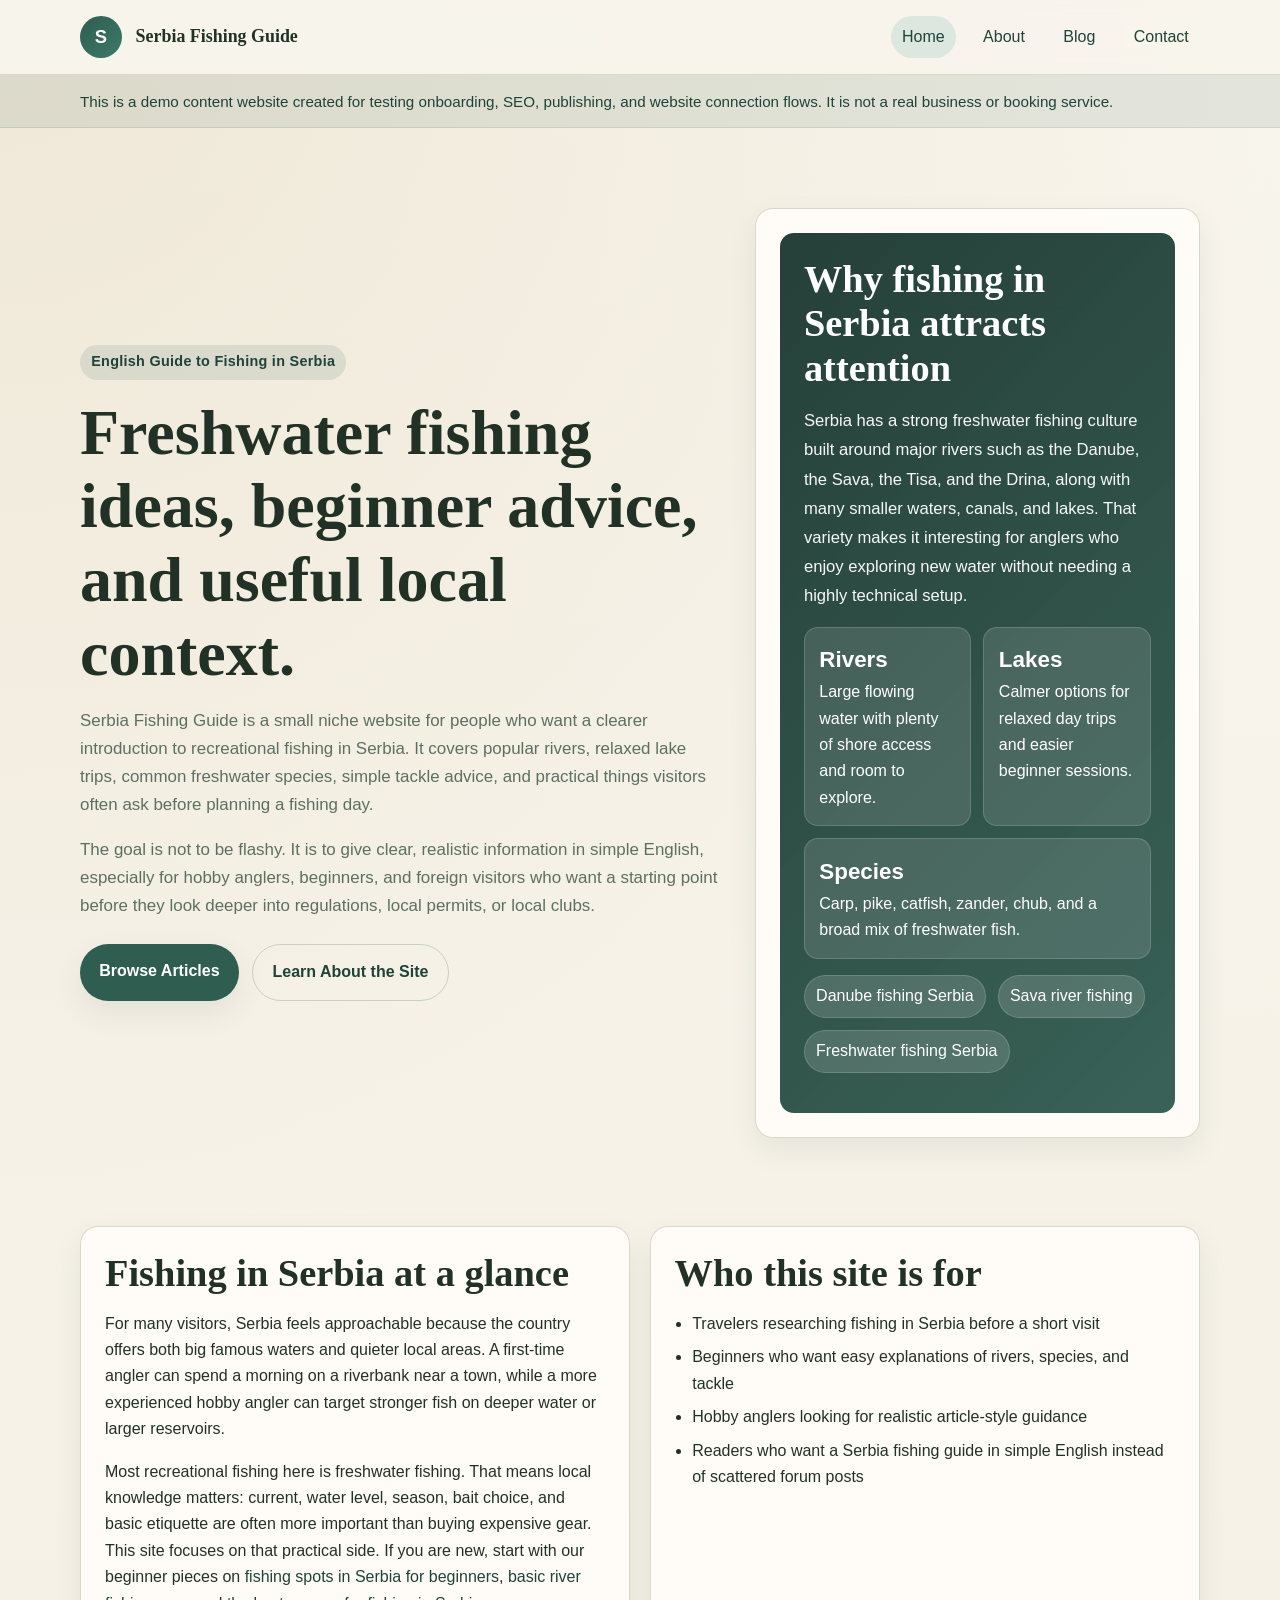
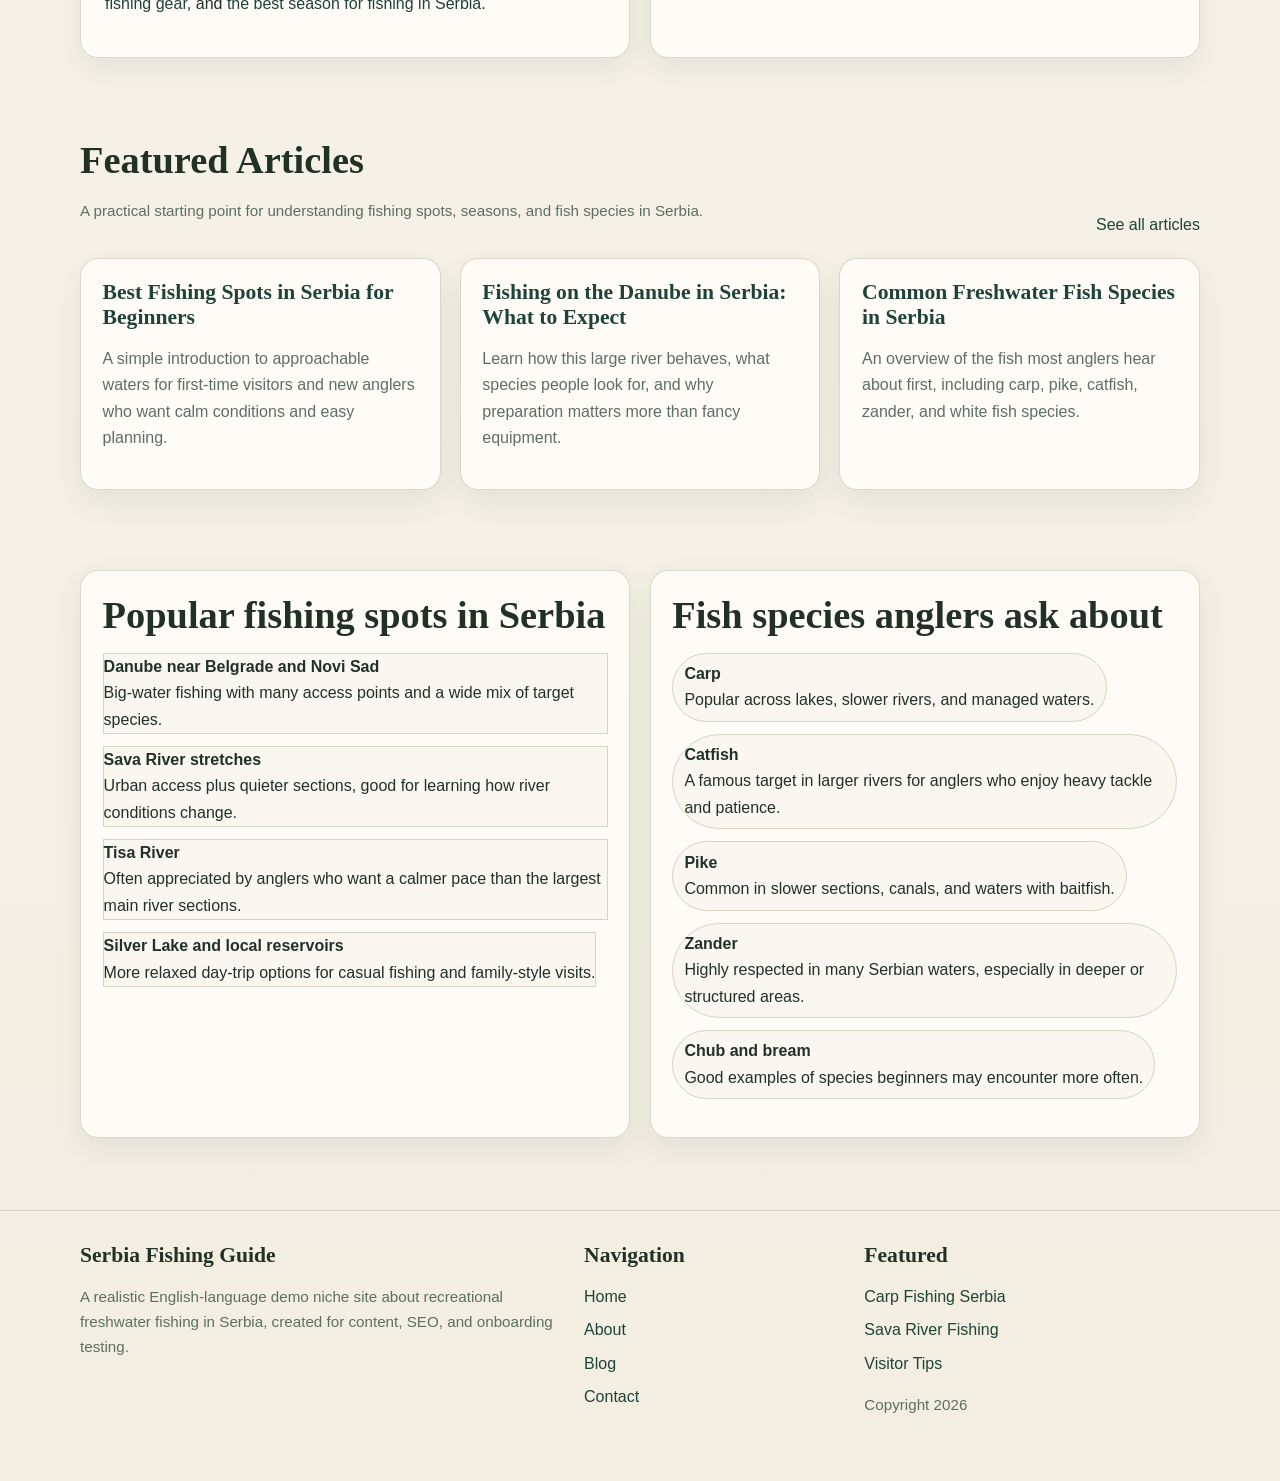
<file: index.html>
<!DOCTYPE html>
<html lang="en">
<head>
  <meta charset="UTF-8">
  <meta name="viewport" content="width=device-width, initial-scale=1.0">
  <title>Serbia Fishing Guide | Practical Advice for Recreational Fishing in Serbia</title>
  <meta name="description" content="Serbia Fishing Guide is a simple English-language site about fishing in Serbia, including rivers, lakes, fish species, beginner advice, and popular fishing spots.">
  <link rel="stylesheet" href="assets/styles.css">
</head>
<body>
  <header class="site-header">
    <div class="container header-inner">
      <a class="brand" href="index.html">
        <span class="brand-mark">S</span>
        <span class="brand-text">Serbia Fishing Guide</span>
      </a>
      <button class="menu-toggle" aria-expanded="false" aria-controls="main-nav">Menu</button>
      <nav class="main-nav" id="main-nav">
        <ul>
          <li><a href="index.html" aria-current="page">Home</a></li>
          <li><a href="about.html">About</a></li>
          <li><a href="blog/index.html">Blog</a></li>
          <li><a href="contact.html">Contact</a></li>
        </ul>
      </nav>
    </div>
  </header>

  <div class="demo-strip">
    <div class="container">
      <p>This is a demo content website created for testing onboarding, SEO, publishing, and website connection flows. It is not a real business or booking service.</p>
    </div>
  </div>

  <main>
    <section class="hero">
      <div class="container hero-grid">
        <div>
          <span class="eyebrow">English Guide to Fishing in Serbia</span>
          <h1>Freshwater fishing ideas, beginner advice, and useful local context.</h1>
          <p class="lead">Serbia Fishing Guide is a small niche website for people who want a clearer introduction to recreational fishing in Serbia. It covers popular rivers, relaxed lake trips, common freshwater species, simple tackle advice, and practical things visitors often ask before planning a fishing day.</p>
          <p class="lead">The goal is not to be flashy. It is to give clear, realistic information in simple English, especially for hobby anglers, beginners, and foreign visitors who want a starting point before they look deeper into regulations, local permits, or local clubs.</p>
          <div class="button-row">
            <a class="button" href="blog/index.html">Browse Articles</a>
            <a class="button secondary" href="about.html">Learn About the Site</a>
          </div>
        </div>
        <div class="hero-card">
          <div class="mini-map">
            <h2>Why fishing in Serbia attracts attention</h2>
            <p class="mini-map-copy">Serbia has a strong freshwater fishing culture built around major rivers such as the Danube, the Sava, the Tisa, and the Drina, along with many smaller waters, canals, and lakes. That variety makes it interesting for anglers who enjoy exploring new water without needing a highly technical setup.</p>
            <ul class="stats">
              <li><strong>Rivers</strong>Large flowing water with plenty of shore access and room to explore.</li>
              <li><strong>Lakes</strong>Calmer options for relaxed day trips and easier beginner sessions.</li>
              <li><strong>Species</strong>Carp, pike, catfish, zander, chub, and a broad mix of freshwater fish.</li>
            </ul>
            <ul class="tag-list">
              <li>Danube fishing Serbia</li>
              <li>Sava river fishing</li>
              <li>Freshwater fishing Serbia</li>
            </ul>
          </div>
        </div>
      </div>
    </section>

    <section class="section">
      <div class="container grid two">
        <div class="feature-panel">
          <h2>Fishing in Serbia at a glance</h2>
          <p>For many visitors, Serbia feels approachable because the country offers both big famous waters and quieter local areas. A first-time angler can spend a morning on a riverbank near a town, while a more experienced hobby angler can target stronger fish on deeper water or larger reservoirs.</p>
          <p>Most recreational fishing here is freshwater fishing. That means local knowledge matters: current, water level, season, bait choice, and basic etiquette are often more important than buying expensive gear. This site focuses on that practical side. If you are new, start with our beginner pieces on <a href="blog/best-fishing-spots-serbia-beginners.html">fishing spots in Serbia for beginners</a>, <a href="blog/basic-river-fishing-gear-serbia.html">basic river fishing gear</a>, and <a href="blog/best-season-fishing-serbia.html">the best season for fishing in Serbia</a>.</p>
        </div>
        <div class="feature-panel">
          <h2>Who this site is for</h2>
          <ul>
            <li>Travelers researching fishing in Serbia before a short visit</li>
            <li>Beginners who want easy explanations of rivers, species, and tackle</li>
            <li>Hobby anglers looking for realistic article-style guidance</li>
            <li>Readers who want a Serbia fishing guide in simple English instead of scattered forum posts</li>
          </ul>
        </div>
      </div>
    </section>

    <section class="section">
      <div class="container">
        <div class="section-header">
          <div>
            <h2>Featured Articles</h2>
            <p class="small">A practical starting point for understanding fishing spots, seasons, and fish species in Serbia.</p>
          </div>
          <a href="blog/index.html">See all articles</a>
        </div>
        <div class="grid three">
          <article class="card">
            <h3><a href="blog/best-fishing-spots-serbia-beginners.html">Best Fishing Spots in Serbia for Beginners</a></h3>
            <p>A simple introduction to approachable waters for first-time visitors and new anglers who want calm conditions and easy planning.</p>
          </article>
          <article class="card">
            <h3><a href="blog/danube-fishing-serbia.html">Fishing on the Danube in Serbia: What to Expect</a></h3>
            <p>Learn how this large river behaves, what species people look for, and why preparation matters more than fancy equipment.</p>
          </article>
          <article class="card">
            <h3><a href="blog/common-freshwater-fish-serbia.html">Common Freshwater Fish Species in Serbia</a></h3>
            <p>An overview of the fish most anglers hear about first, including carp, pike, catfish, zander, and white fish species.</p>
          </article>
        </div>
      </div>
    </section>

    <section class="section">
      <div class="container grid two">
        <div class="card">
          <h2>Popular fishing spots in Serbia</h2>
          <ul class="spot-list">
            <li><strong>Danube near Belgrade and Novi Sad</strong>Big-water fishing with many access points and a wide mix of target species.</li>
            <li><strong>Sava River stretches</strong>Urban access plus quieter sections, good for learning how river conditions change.</li>
            <li><strong>Tisa River</strong>Often appreciated by anglers who want a calmer pace than the largest main river sections.</li>
            <li><strong>Silver Lake and local reservoirs</strong>More relaxed day-trip options for casual fishing and family-style visits.</li>
          </ul>
        </div>
        <div class="card">
          <h2>Fish species anglers ask about</h2>
          <ul class="species-list">
            <li><strong>Carp</strong>Popular across lakes, slower rivers, and managed waters.</li>
            <li><strong>Catfish</strong>A famous target in larger rivers for anglers who enjoy heavy tackle and patience.</li>
            <li><strong>Pike</strong>Common in slower sections, canals, and waters with baitfish.</li>
            <li><strong>Zander</strong>Highly respected in many Serbian waters, especially in deeper or structured areas.</li>
            <li><strong>Chub and bream</strong>Good examples of species beginners may encounter more often.</li>
          </ul>
        </div>
      </div>
    </section>
  </main>

  <footer class="site-footer">
    <div class="container footer-grid">
      <div>
        <h3>Serbia Fishing Guide</h3>
        <p class="small">A realistic English-language demo niche site about recreational freshwater fishing in Serbia, created for content, SEO, and onboarding testing.</p>
      </div>
      <div>
        <h3>Navigation</h3>
        <ul class="footer-nav">
          <li><a href="index.html">Home</a></li>
          <li><a href="about.html">About</a></li>
          <li><a href="blog/index.html">Blog</a></li>
          <li><a href="contact.html">Contact</a></li>
        </ul>
      </div>
      <div>
        <h3>Featured</h3>
        <ul class="footer-links">
          <li><a href="blog/carp-fishing-serbia-beginner-overview.html">Carp Fishing Serbia</a></li>
          <li><a href="blog/sava-river-fishing-tips.html">Sava River Fishing</a></li>
          <li><a href="blog/fishing-etiquette-practical-tips-serbia.html">Visitor Tips</a></li>
        </ul>
        <p class="small">Copyright <span data-year></span></p>
      </div>
    </div>
  </footer>

  <script src="assets/script.js"></script>
</body>
</html>
</file>
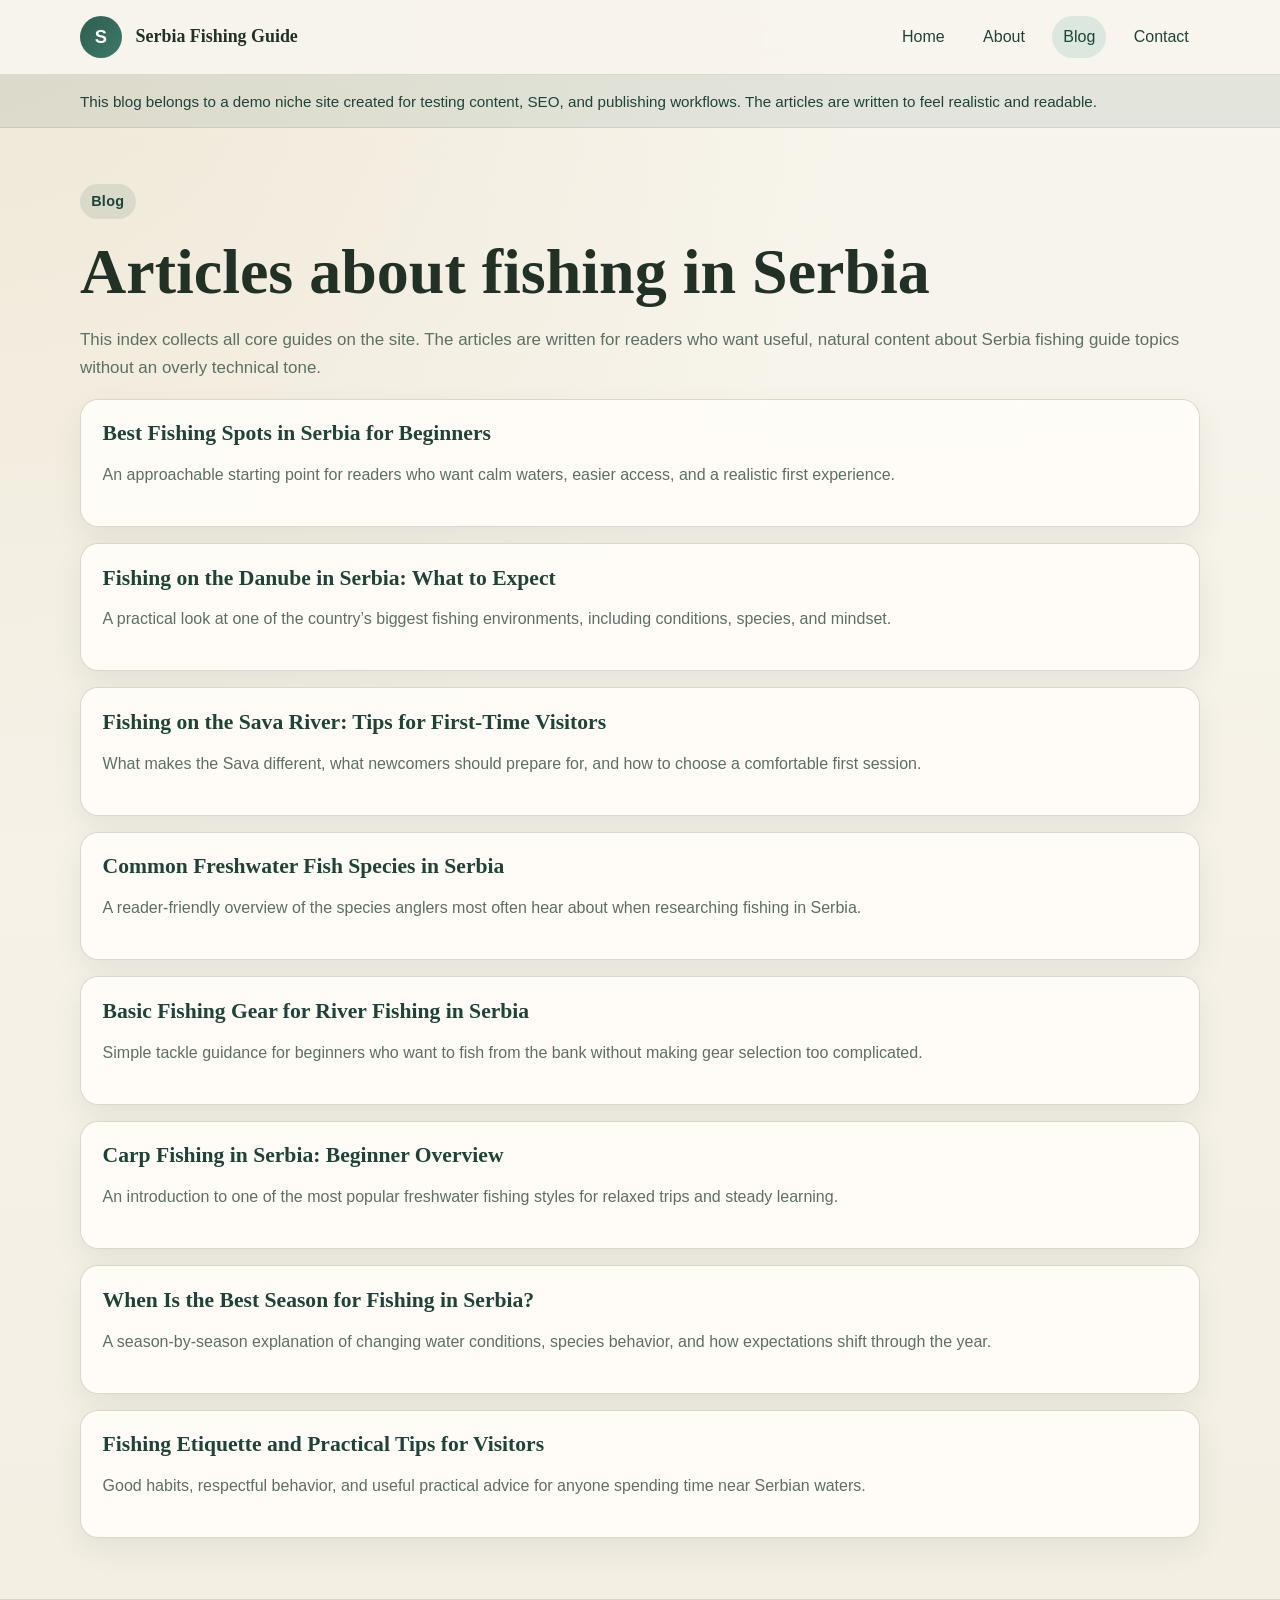
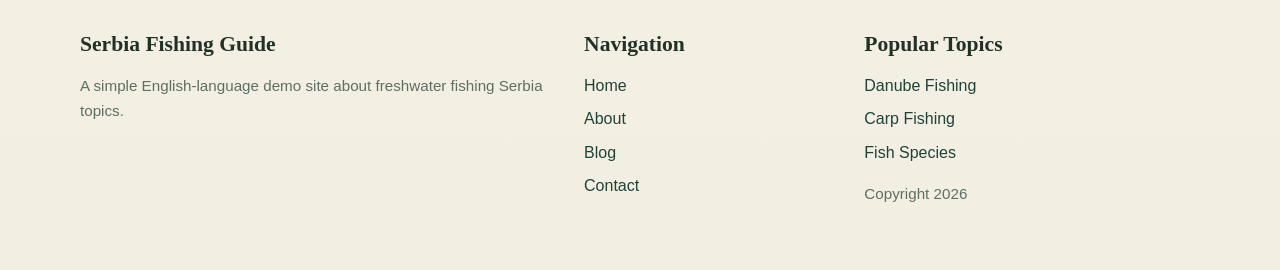
<file: blog/index.html>
<!DOCTYPE html>
<html lang="en">
<head>
  <meta charset="UTF-8">
  <meta name="viewport" content="width=device-width, initial-scale=1.0">
  <title>Serbia Fishing Guide Blog | Fishing in Serbia Articles</title>
  <meta name="description" content="Browse articles about fishing in Serbia, including beginner spots, river fishing, fish species, carp fishing, fishing seasons, and practical visitor advice.">
  <link rel="stylesheet" href="../assets/styles.css">
</head>
<body>
  <header class="site-header">
    <div class="container header-inner">
      <a class="brand" href="../index.html">
        <span class="brand-mark">S</span>
        <span class="brand-text">Serbia Fishing Guide</span>
      </a>
      <button class="menu-toggle" aria-expanded="false" aria-controls="main-nav">Menu</button>
      <nav class="main-nav" id="main-nav">
        <ul>
          <li><a href="../index.html">Home</a></li>
          <li><a href="../about.html">About</a></li>
          <li><a href="index.html" aria-current="page">Blog</a></li>
          <li><a href="../contact.html">Contact</a></li>
        </ul>
      </nav>
    </div>
  </header>

  <div class="demo-strip">
    <div class="container">
      <p>This blog belongs to a demo niche site created for testing content, SEO, and publishing workflows. The articles are written to feel realistic and readable.</p>
    </div>
  </div>

  <main class="page-hero">
    <div class="container">
      <span class="eyebrow">Blog</span>
      <h1>Articles about fishing in Serbia</h1>
      <p class="lead">This index collects all core guides on the site. The articles are written for readers who want useful, natural content about Serbia fishing guide topics without an overly technical tone.</p>
      <div class="article-list">
        <article class="card">
          <h3><a href="best-fishing-spots-serbia-beginners.html">Best Fishing Spots in Serbia for Beginners</a></h3>
          <p>An approachable starting point for readers who want calm waters, easier access, and a realistic first experience.</p>
        </article>
        <article class="card">
          <h3><a href="danube-fishing-serbia.html">Fishing on the Danube in Serbia: What to Expect</a></h3>
          <p>A practical look at one of the country’s biggest fishing environments, including conditions, species, and mindset.</p>
        </article>
        <article class="card">
          <h3><a href="sava-river-fishing-tips.html">Fishing on the Sava River: Tips for First-Time Visitors</a></h3>
          <p>What makes the Sava different, what newcomers should prepare for, and how to choose a comfortable first session.</p>
        </article>
        <article class="card">
          <h3><a href="common-freshwater-fish-serbia.html">Common Freshwater Fish Species in Serbia</a></h3>
          <p>A reader-friendly overview of the species anglers most often hear about when researching fishing in Serbia.</p>
        </article>
        <article class="card">
          <h3><a href="basic-river-fishing-gear-serbia.html">Basic Fishing Gear for River Fishing in Serbia</a></h3>
          <p>Simple tackle guidance for beginners who want to fish from the bank without making gear selection too complicated.</p>
        </article>
        <article class="card">
          <h3><a href="carp-fishing-serbia-beginner-overview.html">Carp Fishing in Serbia: Beginner Overview</a></h3>
          <p>An introduction to one of the most popular freshwater fishing styles for relaxed trips and steady learning.</p>
        </article>
        <article class="card">
          <h3><a href="best-season-fishing-serbia.html">When Is the Best Season for Fishing in Serbia?</a></h3>
          <p>A season-by-season explanation of changing water conditions, species behavior, and how expectations shift through the year.</p>
        </article>
        <article class="card">
          <h3><a href="fishing-etiquette-practical-tips-serbia.html">Fishing Etiquette and Practical Tips for Visitors</a></h3>
          <p>Good habits, respectful behavior, and useful practical advice for anyone spending time near Serbian waters.</p>
        </article>
      </div>
    </div>
  </main>

  <footer class="site-footer">
    <div class="container footer-grid">
      <div>
        <h3>Serbia Fishing Guide</h3>
        <p class="small">A simple English-language demo site about freshwater fishing Serbia topics.</p>
      </div>
      <div>
        <h3>Navigation</h3>
        <ul class="footer-nav">
          <li><a href="../index.html">Home</a></li>
          <li><a href="../about.html">About</a></li>
          <li><a href="index.html">Blog</a></li>
          <li><a href="../contact.html">Contact</a></li>
        </ul>
      </div>
      <div>
        <h3>Popular Topics</h3>
        <ul class="footer-links">
          <li><a href="danube-fishing-serbia.html">Danube Fishing</a></li>
          <li><a href="carp-fishing-serbia-beginner-overview.html">Carp Fishing</a></li>
          <li><a href="common-freshwater-fish-serbia.html">Fish Species</a></li>
        </ul>
        <p class="small">Copyright <span data-year></span></p>
      </div>
    </div>
  </footer>

  <script src="../assets/script.js"></script>
</body>
</html>
</file>
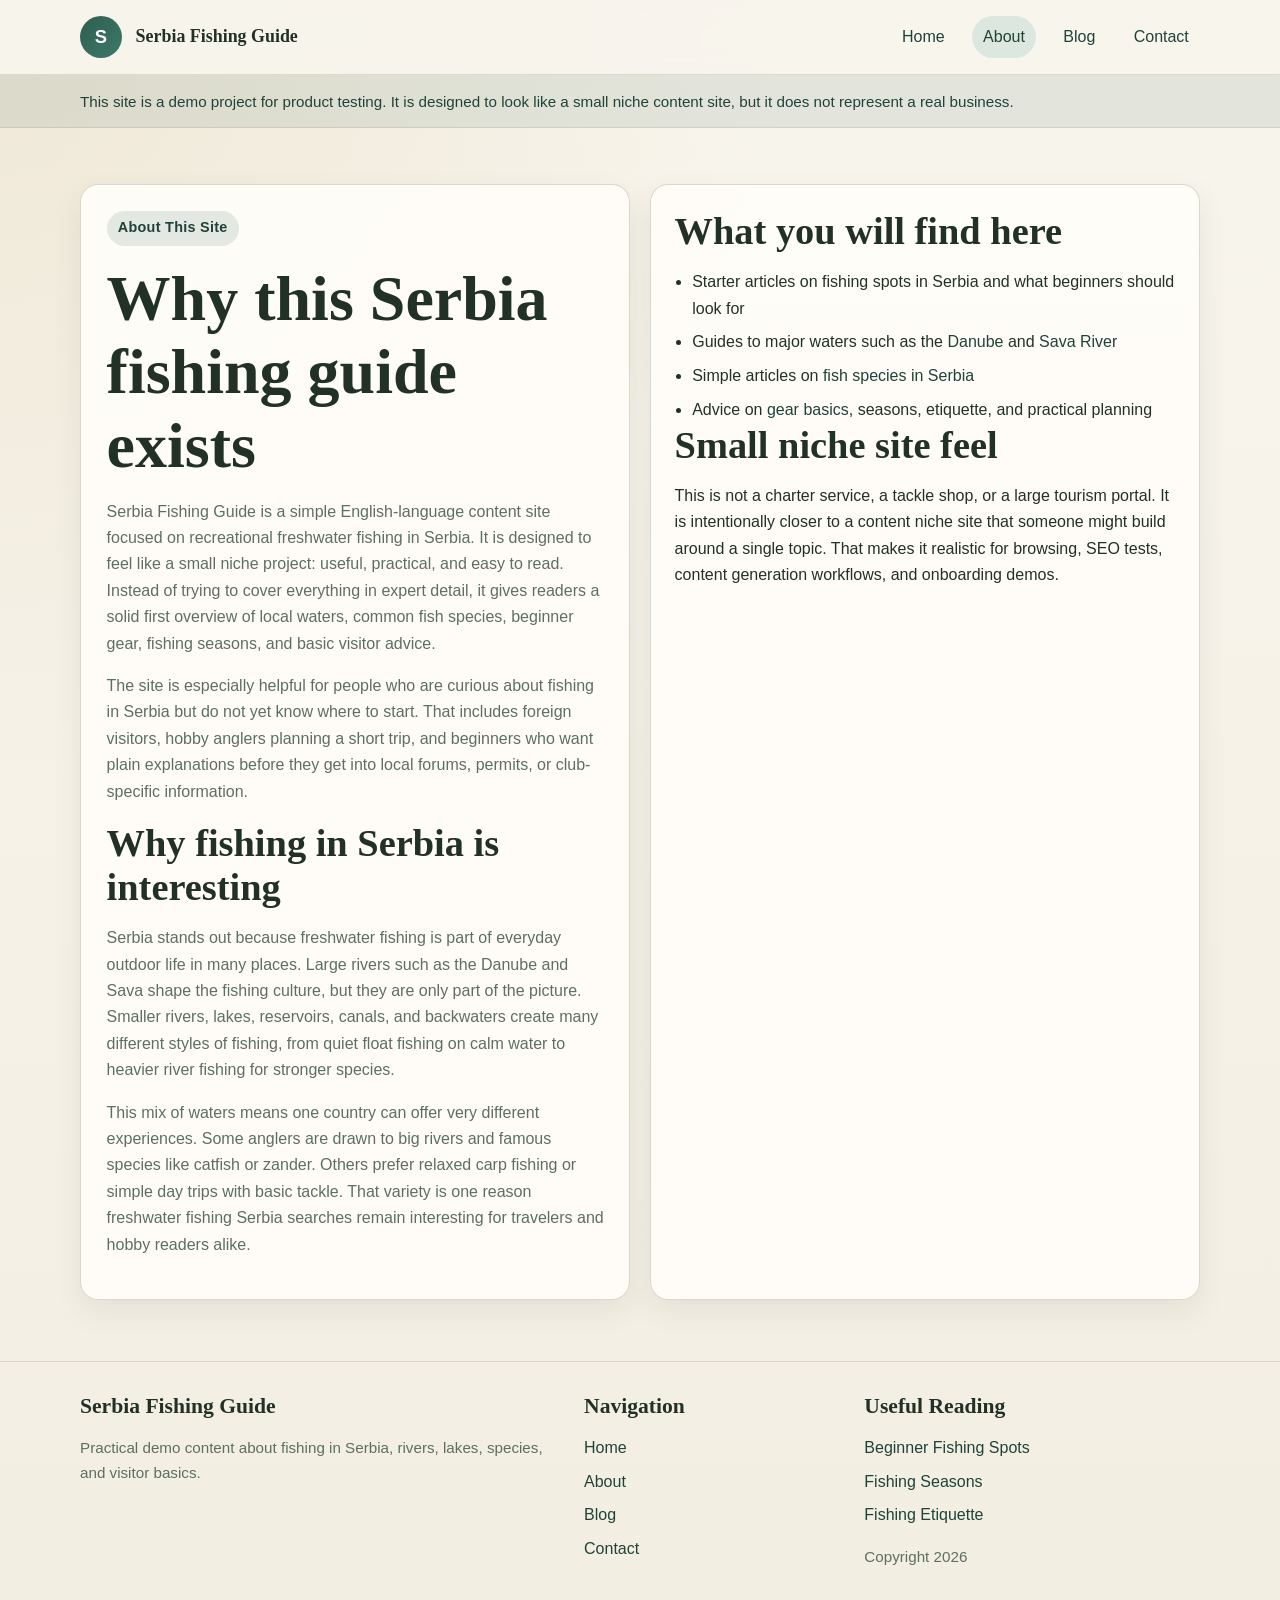
<file: about.html>
<!DOCTYPE html>
<html lang="en">
<head>
  <meta charset="UTF-8">
  <meta name="viewport" content="width=device-width, initial-scale=1.0">
  <title>About Serbia Fishing Guide | A Small Site About Fishing in Serbia</title>
  <meta name="description" content="Learn what Serbia Fishing Guide covers, why fishing in Serbia is interesting, and why freshwater rivers and lakes make the country appealing to hobby anglers.">
  <link rel="stylesheet" href="assets/styles.css">
</head>
<body>
  <header class="site-header">
    <div class="container header-inner">
      <a class="brand" href="index.html">
        <span class="brand-mark">S</span>
        <span class="brand-text">Serbia Fishing Guide</span>
      </a>
      <button class="menu-toggle" aria-expanded="false" aria-controls="main-nav">Menu</button>
      <nav class="main-nav" id="main-nav">
        <ul>
          <li><a href="index.html">Home</a></li>
          <li><a href="about.html" aria-current="page">About</a></li>
          <li><a href="blog/index.html">Blog</a></li>
          <li><a href="contact.html">Contact</a></li>
        </ul>
      </nav>
    </div>
  </header>

  <div class="demo-strip">
    <div class="container">
      <p>This site is a demo project for product testing. It is designed to look like a small niche content site, but it does not represent a real business.</p>
    </div>
  </div>

  <main class="page-hero">
    <div class="container grid two">
      <article class="article-shell">
        <span class="eyebrow">About This Site</span>
        <h1>Why this Serbia fishing guide exists</h1>
        <p>Serbia Fishing Guide is a simple English-language content site focused on recreational freshwater fishing in Serbia. It is designed to feel like a small niche project: useful, practical, and easy to read. Instead of trying to cover everything in expert detail, it gives readers a solid first overview of local waters, common fish species, beginner gear, fishing seasons, and basic visitor advice.</p>
        <p>The site is especially helpful for people who are curious about fishing in Serbia but do not yet know where to start. That includes foreign visitors, hobby anglers planning a short trip, and beginners who want plain explanations before they get into local forums, permits, or club-specific information.</p>
        <h2>Why fishing in Serbia is interesting</h2>
        <p>Serbia stands out because freshwater fishing is part of everyday outdoor life in many places. Large rivers such as the Danube and Sava shape the fishing culture, but they are only part of the picture. Smaller rivers, lakes, reservoirs, canals, and backwaters create many different styles of fishing, from quiet float fishing on calm water to heavier river fishing for stronger species.</p>
        <p>This mix of waters means one country can offer very different experiences. Some anglers are drawn to big rivers and famous species like catfish or zander. Others prefer relaxed carp fishing or simple day trips with basic tackle. That variety is one reason freshwater fishing Serbia searches remain interesting for travelers and hobby readers alike.</p>
      </article>
      <aside class="feature-panel">
        <h2>What you will find here</h2>
        <ul>
          <li>Starter articles on fishing spots in Serbia and what beginners should look for</li>
          <li>Guides to major waters such as the <a href="blog/danube-fishing-serbia.html">Danube</a> and <a href="blog/sava-river-fishing-tips.html">Sava River</a></li>
          <li>Simple articles on <a href="blog/common-freshwater-fish-serbia.html">fish species in Serbia</a></li>
          <li>Advice on <a href="blog/basic-river-fishing-gear-serbia.html">gear basics</a>, seasons, etiquette, and practical planning</li>
        </ul>
        <h2>Small niche site feel</h2>
        <p>This is not a charter service, a tackle shop, or a large tourism portal. It is intentionally closer to a content niche site that someone might build around a single topic. That makes it realistic for browsing, SEO tests, content generation workflows, and onboarding demos.</p>
      </aside>
    </div>
  </main>

  <footer class="site-footer">
    <div class="container footer-grid">
      <div>
        <h3>Serbia Fishing Guide</h3>
        <p class="small">Practical demo content about fishing in Serbia, rivers, lakes, species, and visitor basics.</p>
      </div>
      <div>
        <h3>Navigation</h3>
        <ul class="footer-nav">
          <li><a href="index.html">Home</a></li>
          <li><a href="about.html">About</a></li>
          <li><a href="blog/index.html">Blog</a></li>
          <li><a href="contact.html">Contact</a></li>
        </ul>
      </div>
      <div>
        <h3>Useful Reading</h3>
        <ul class="footer-links">
          <li><a href="blog/best-fishing-spots-serbia-beginners.html">Beginner Fishing Spots</a></li>
          <li><a href="blog/best-season-fishing-serbia.html">Fishing Seasons</a></li>
          <li><a href="blog/fishing-etiquette-practical-tips-serbia.html">Fishing Etiquette</a></li>
        </ul>
        <p class="small">Copyright <span data-year></span></p>
      </div>
    </div>
  </footer>

  <script src="assets/script.js"></script>
</body>
</html>
</file>
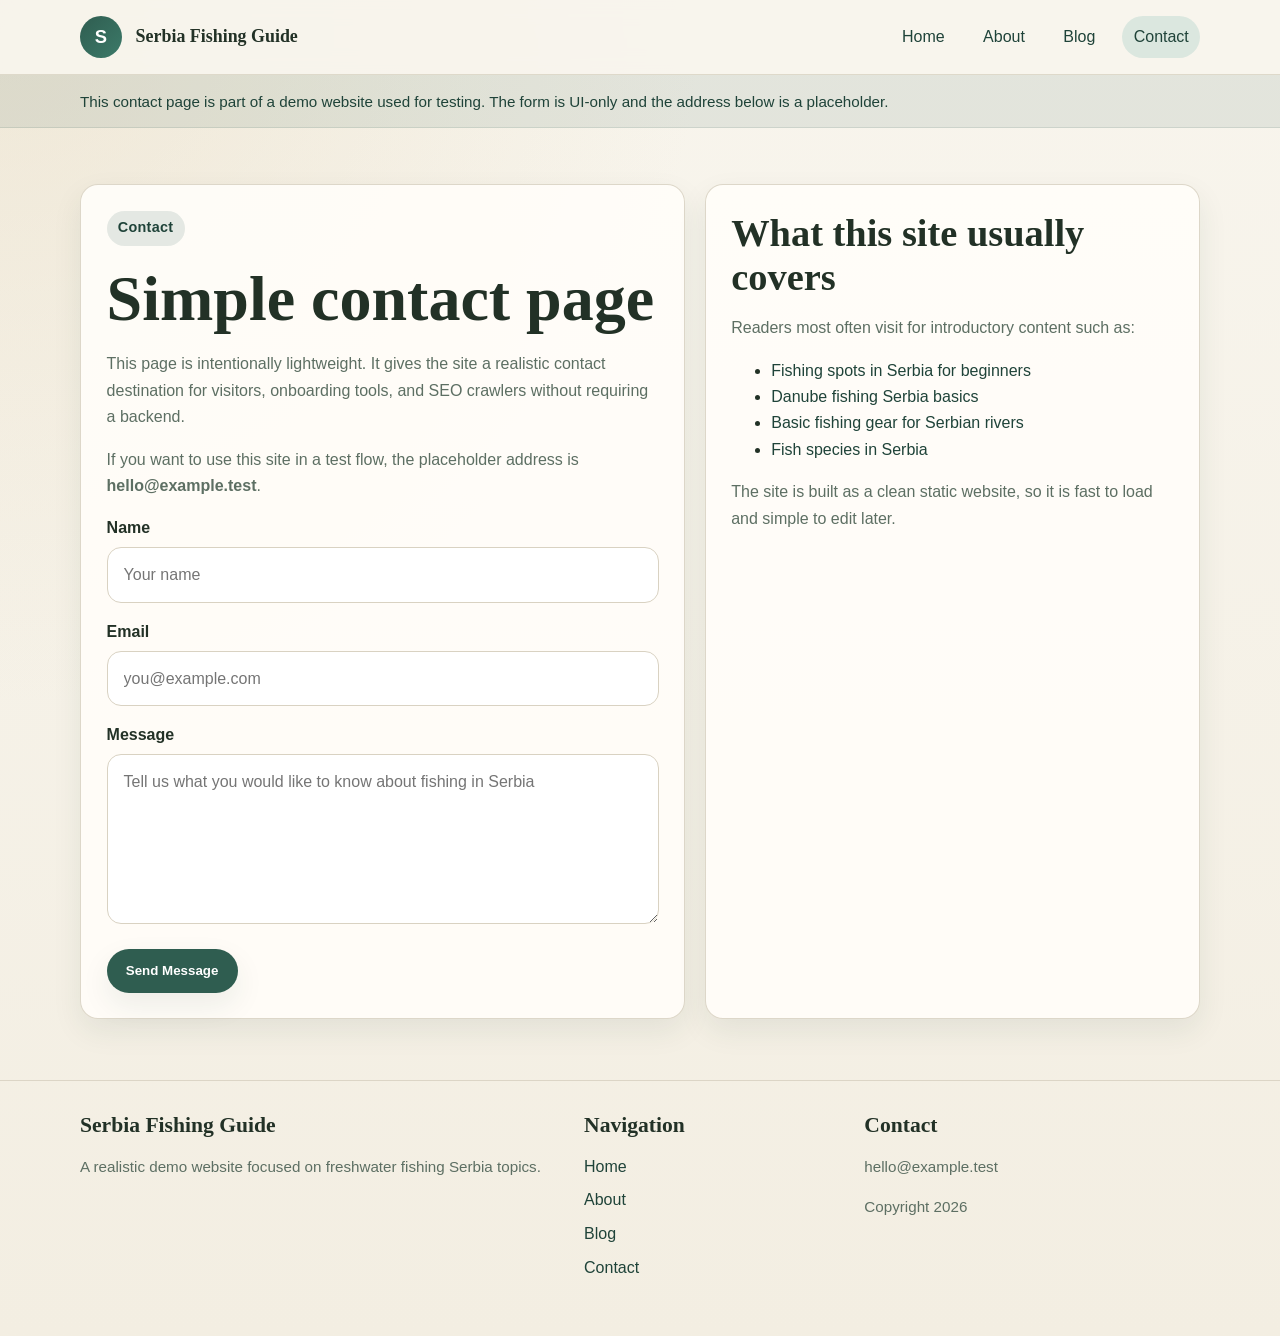
<file: contact.html>
<!DOCTYPE html>
<html lang="en">
<head>
  <meta charset="UTF-8">
  <meta name="viewport" content="width=device-width, initial-scale=1.0">
  <title>Contact Serbia Fishing Guide | Simple Contact Page</title>
  <meta name="description" content="Contact Serbia Fishing Guide through a simple placeholder contact form and email address for testing a niche fishing content website.">
  <link rel="stylesheet" href="assets/styles.css">
</head>
<body>
  <header class="site-header">
    <div class="container header-inner">
      <a class="brand" href="index.html">
        <span class="brand-mark">S</span>
        <span class="brand-text">Serbia Fishing Guide</span>
      </a>
      <button class="menu-toggle" aria-expanded="false" aria-controls="main-nav">Menu</button>
      <nav class="main-nav" id="main-nav">
        <ul>
          <li><a href="index.html">Home</a></li>
          <li><a href="about.html">About</a></li>
          <li><a href="blog/index.html">Blog</a></li>
          <li><a href="contact.html" aria-current="page">Contact</a></li>
        </ul>
      </nav>
    </div>
  </header>

  <div class="demo-strip">
    <div class="container">
      <p>This contact page is part of a demo website used for testing. The form is UI-only and the address below is a placeholder.</p>
    </div>
  </div>

  <main class="page-hero">
    <div class="container contact-grid">
      <section class="contact-box">
        <span class="eyebrow">Contact</span>
        <h1>Simple contact page</h1>
        <p>This page is intentionally lightweight. It gives the site a realistic contact destination for visitors, onboarding tools, and SEO crawlers without requiring a backend.</p>
        <p>If you want to use this site in a test flow, the placeholder address is <strong>hello@example.test</strong>.</p>
        <form data-demo-form>
          <div class="field">
            <label for="name">Name</label>
            <input id="name" name="name" type="text" placeholder="Your name">
          </div>
          <div class="field">
            <label for="email">Email</label>
            <input id="email" name="email" type="email" placeholder="you@example.com">
          </div>
          <div class="field">
            <label for="message">Message</label>
            <textarea id="message" name="message" placeholder="Tell us what you would like to know about fishing in Serbia"></textarea>
          </div>
          <button type="submit">Send Message</button>
          <div class="notice" data-form-notice hidden>Demo form only. No message was sent, but the UI behaves like a normal contact page.</div>
        </form>
      </section>
      <aside class="contact-box">
        <h2>What this site usually covers</h2>
        <p>Readers most often visit for introductory content such as:</p>
        <ul>
          <li><a href="blog/best-fishing-spots-serbia-beginners.html">Fishing spots in Serbia for beginners</a></li>
          <li><a href="blog/danube-fishing-serbia.html">Danube fishing Serbia basics</a></li>
          <li><a href="blog/basic-river-fishing-gear-serbia.html">Basic fishing gear for Serbian rivers</a></li>
          <li><a href="blog/common-freshwater-fish-serbia.html">Fish species in Serbia</a></li>
        </ul>
        <p>The site is built as a clean static website, so it is fast to load and simple to edit later.</p>
      </aside>
    </div>
  </main>

  <footer class="site-footer">
    <div class="container footer-grid">
      <div>
        <h3>Serbia Fishing Guide</h3>
        <p class="small">A realistic demo website focused on freshwater fishing Serbia topics.</p>
      </div>
      <div>
        <h3>Navigation</h3>
        <ul class="footer-nav">
          <li><a href="index.html">Home</a></li>
          <li><a href="about.html">About</a></li>
          <li><a href="blog/index.html">Blog</a></li>
          <li><a href="contact.html">Contact</a></li>
        </ul>
      </div>
      <div>
        <h3>Contact</h3>
        <p class="small">hello@example.test</p>
        <p class="small">Copyright <span data-year></span></p>
      </div>
    </div>
  </footer>

  <script src="assets/script.js"></script>
</body>
</html>
</file>
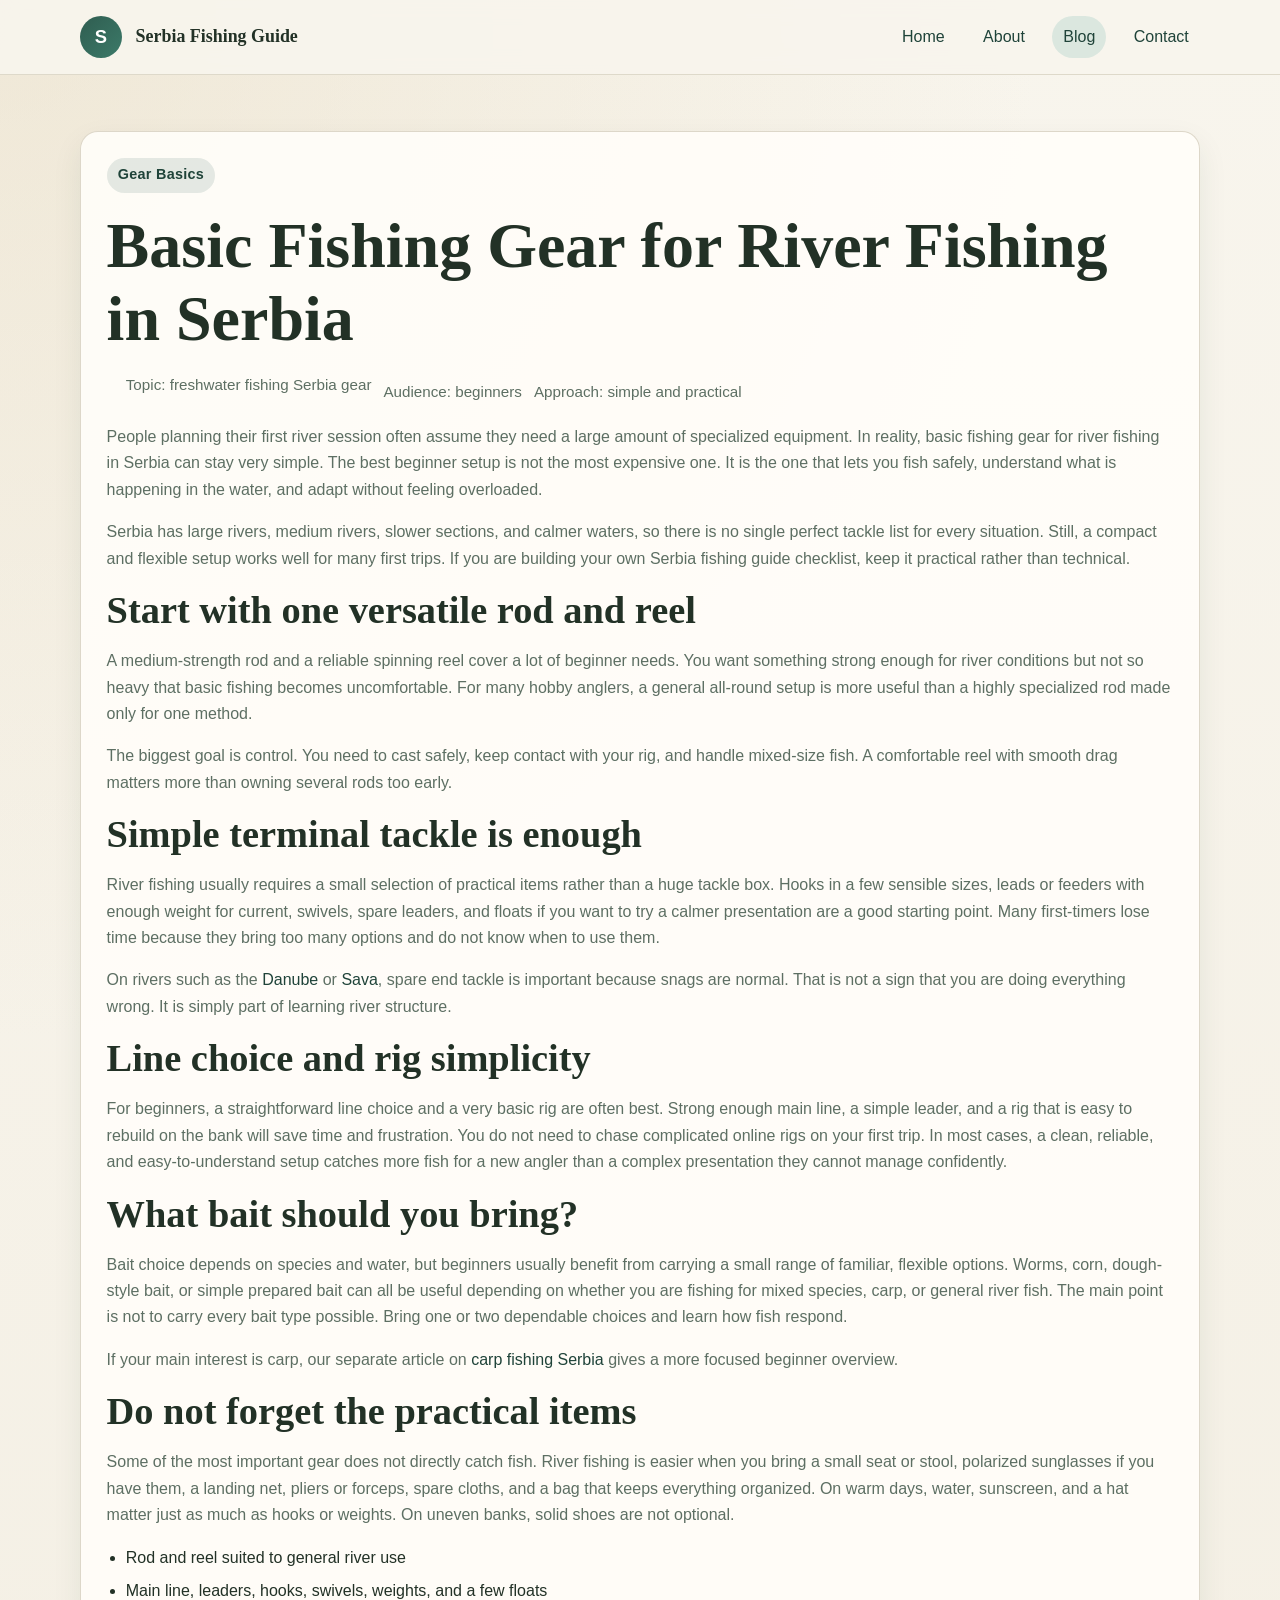
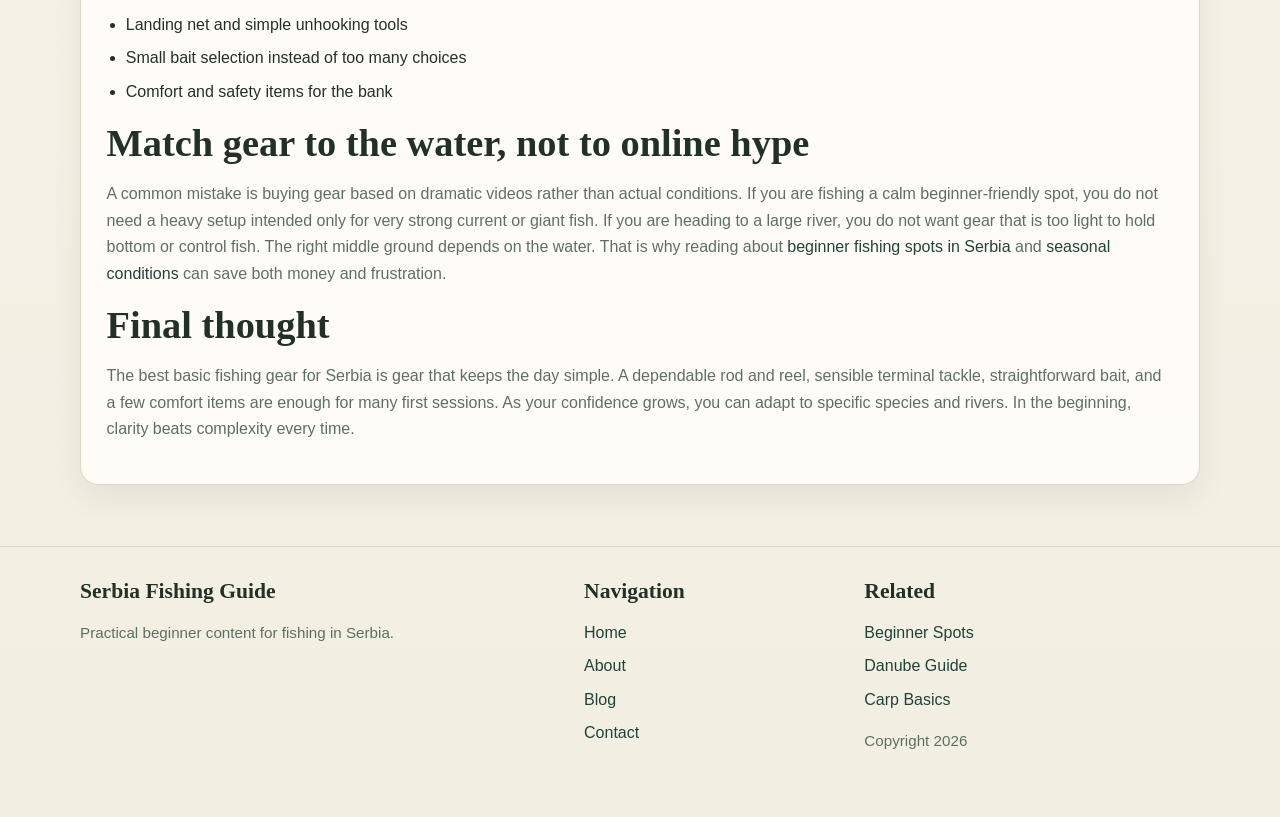
<file: blog/basic-river-fishing-gear-serbia.html>
<!DOCTYPE html>
<html lang="en">
<head>
  <meta charset="UTF-8">
  <meta name="viewport" content="width=device-width, initial-scale=1.0">
  <title>Basic Fishing Gear for River Fishing in Serbia | Serbia Fishing Guide</title>
  <meta name="description" content="Learn what basic fishing gear to bring for river fishing in Serbia, including simple rod choices, tackle, bait, and practical setup tips for beginners.">
  <link rel="stylesheet" href="../assets/styles.css">
</head>
<body>
  <header class="site-header">
    <div class="container header-inner">
      <a class="brand" href="../index.html">
        <span class="brand-mark">S</span>
        <span class="brand-text">Serbia Fishing Guide</span>
      </a>
      <button class="menu-toggle" aria-expanded="false" aria-controls="main-nav">Menu</button>
      <nav class="main-nav" id="main-nav">
        <ul>
          <li><a href="../index.html">Home</a></li>
          <li><a href="../about.html">About</a></li>
          <li><a href="index.html" aria-current="page">Blog</a></li>
          <li><a href="../contact.html">Contact</a></li>
        </ul>
      </nav>
    </div>
  </header>

  <main class="page-hero">
    <div class="container">
      <article class="article-shell">
        <span class="eyebrow">Gear Basics</span>
        <h1>Basic Fishing Gear for River Fishing in Serbia</h1>
        <ul class="article-meta">
          <li>Topic: freshwater fishing Serbia gear</li>
          <li>Audience: beginners</li>
          <li>Approach: simple and practical</li>
        </ul>
        <p>People planning their first river session often assume they need a large amount of specialized equipment. In reality, basic fishing gear for river fishing in Serbia can stay very simple. The best beginner setup is not the most expensive one. It is the one that lets you fish safely, understand what is happening in the water, and adapt without feeling overloaded.</p>
        <p>Serbia has large rivers, medium rivers, slower sections, and calmer waters, so there is no single perfect tackle list for every situation. Still, a compact and flexible setup works well for many first trips. If you are building your own Serbia fishing guide checklist, keep it practical rather than technical.</p>

        <h2>Start with one versatile rod and reel</h2>
        <p>A medium-strength rod and a reliable spinning reel cover a lot of beginner needs. You want something strong enough for river conditions but not so heavy that basic fishing becomes uncomfortable. For many hobby anglers, a general all-round setup is more useful than a highly specialized rod made only for one method.</p>
        <p>The biggest goal is control. You need to cast safely, keep contact with your rig, and handle mixed-size fish. A comfortable reel with smooth drag matters more than owning several rods too early.</p>

        <h2>Simple terminal tackle is enough</h2>
        <p>River fishing usually requires a small selection of practical items rather than a huge tackle box. Hooks in a few sensible sizes, leads or feeders with enough weight for current, swivels, spare leaders, and floats if you want to try a calmer presentation are a good starting point. Many first-timers lose time because they bring too many options and do not know when to use them.</p>
        <p>On rivers such as the <a href="danube-fishing-serbia.html">Danube</a> or <a href="sava-river-fishing-tips.html">Sava</a>, spare end tackle is important because snags are normal. That is not a sign that you are doing everything wrong. It is simply part of learning river structure.</p>

        <h2>Line choice and rig simplicity</h2>
        <p>For beginners, a straightforward line choice and a very basic rig are often best. Strong enough main line, a simple leader, and a rig that is easy to rebuild on the bank will save time and frustration. You do not need to chase complicated online rigs on your first trip. In most cases, a clean, reliable, and easy-to-understand setup catches more fish for a new angler than a complex presentation they cannot manage confidently.</p>

        <h2>What bait should you bring?</h2>
        <p>Bait choice depends on species and water, but beginners usually benefit from carrying a small range of familiar, flexible options. Worms, corn, dough-style bait, or simple prepared bait can all be useful depending on whether you are fishing for mixed species, carp, or general river fish. The main point is not to carry every bait type possible. Bring one or two dependable choices and learn how fish respond.</p>
        <p>If your main interest is carp, our separate article on <a href="carp-fishing-serbia-beginner-overview.html">carp fishing Serbia</a> gives a more focused beginner overview.</p>

        <h2>Do not forget the practical items</h2>
        <p>Some of the most important gear does not directly catch fish. River fishing is easier when you bring a small seat or stool, polarized sunglasses if you have them, a landing net, pliers or forceps, spare cloths, and a bag that keeps everything organized. On warm days, water, sunscreen, and a hat matter just as much as hooks or weights. On uneven banks, solid shoes are not optional.</p>
        <ul>
          <li>Rod and reel suited to general river use</li>
          <li>Main line, leaders, hooks, swivels, weights, and a few floats</li>
          <li>Landing net and simple unhooking tools</li>
          <li>Small bait selection instead of too many choices</li>
          <li>Comfort and safety items for the bank</li>
        </ul>

        <h2>Match gear to the water, not to online hype</h2>
        <p>A common mistake is buying gear based on dramatic videos rather than actual conditions. If you are fishing a calm beginner-friendly spot, you do not need a heavy setup intended only for very strong current or giant fish. If you are heading to a large river, you do not want gear that is too light to hold bottom or control fish. The right middle ground depends on the water. That is why reading about <a href="best-fishing-spots-serbia-beginners.html">beginner fishing spots in Serbia</a> and <a href="best-season-fishing-serbia.html">seasonal conditions</a> can save both money and frustration.</p>

        <h2>Final thought</h2>
        <p>The best basic fishing gear for Serbia is gear that keeps the day simple. A dependable rod and reel, sensible terminal tackle, straightforward bait, and a few comfort items are enough for many first sessions. As your confidence grows, you can adapt to specific species and rivers. In the beginning, clarity beats complexity every time.</p>
      </article>
    </div>
  </main>

  <footer class="site-footer">
    <div class="container footer-grid">
      <div><h3>Serbia Fishing Guide</h3><p class="small">Practical beginner content for fishing in Serbia.</p></div>
      <div><h3>Navigation</h3><ul class="footer-nav"><li><a href="../index.html">Home</a></li><li><a href="../about.html">About</a></li><li><a href="index.html">Blog</a></li><li><a href="../contact.html">Contact</a></li></ul></div>
      <div><h3>Related</h3><ul class="footer-links"><li><a href="best-fishing-spots-serbia-beginners.html">Beginner Spots</a></li><li><a href="danube-fishing-serbia.html">Danube Guide</a></li><li><a href="carp-fishing-serbia-beginner-overview.html">Carp Basics</a></li></ul><p class="small">Copyright <span data-year></span></p></div>
    </div>
  </footer>

  <script src="../assets/script.js"></script>
</body>
</html>
</file>
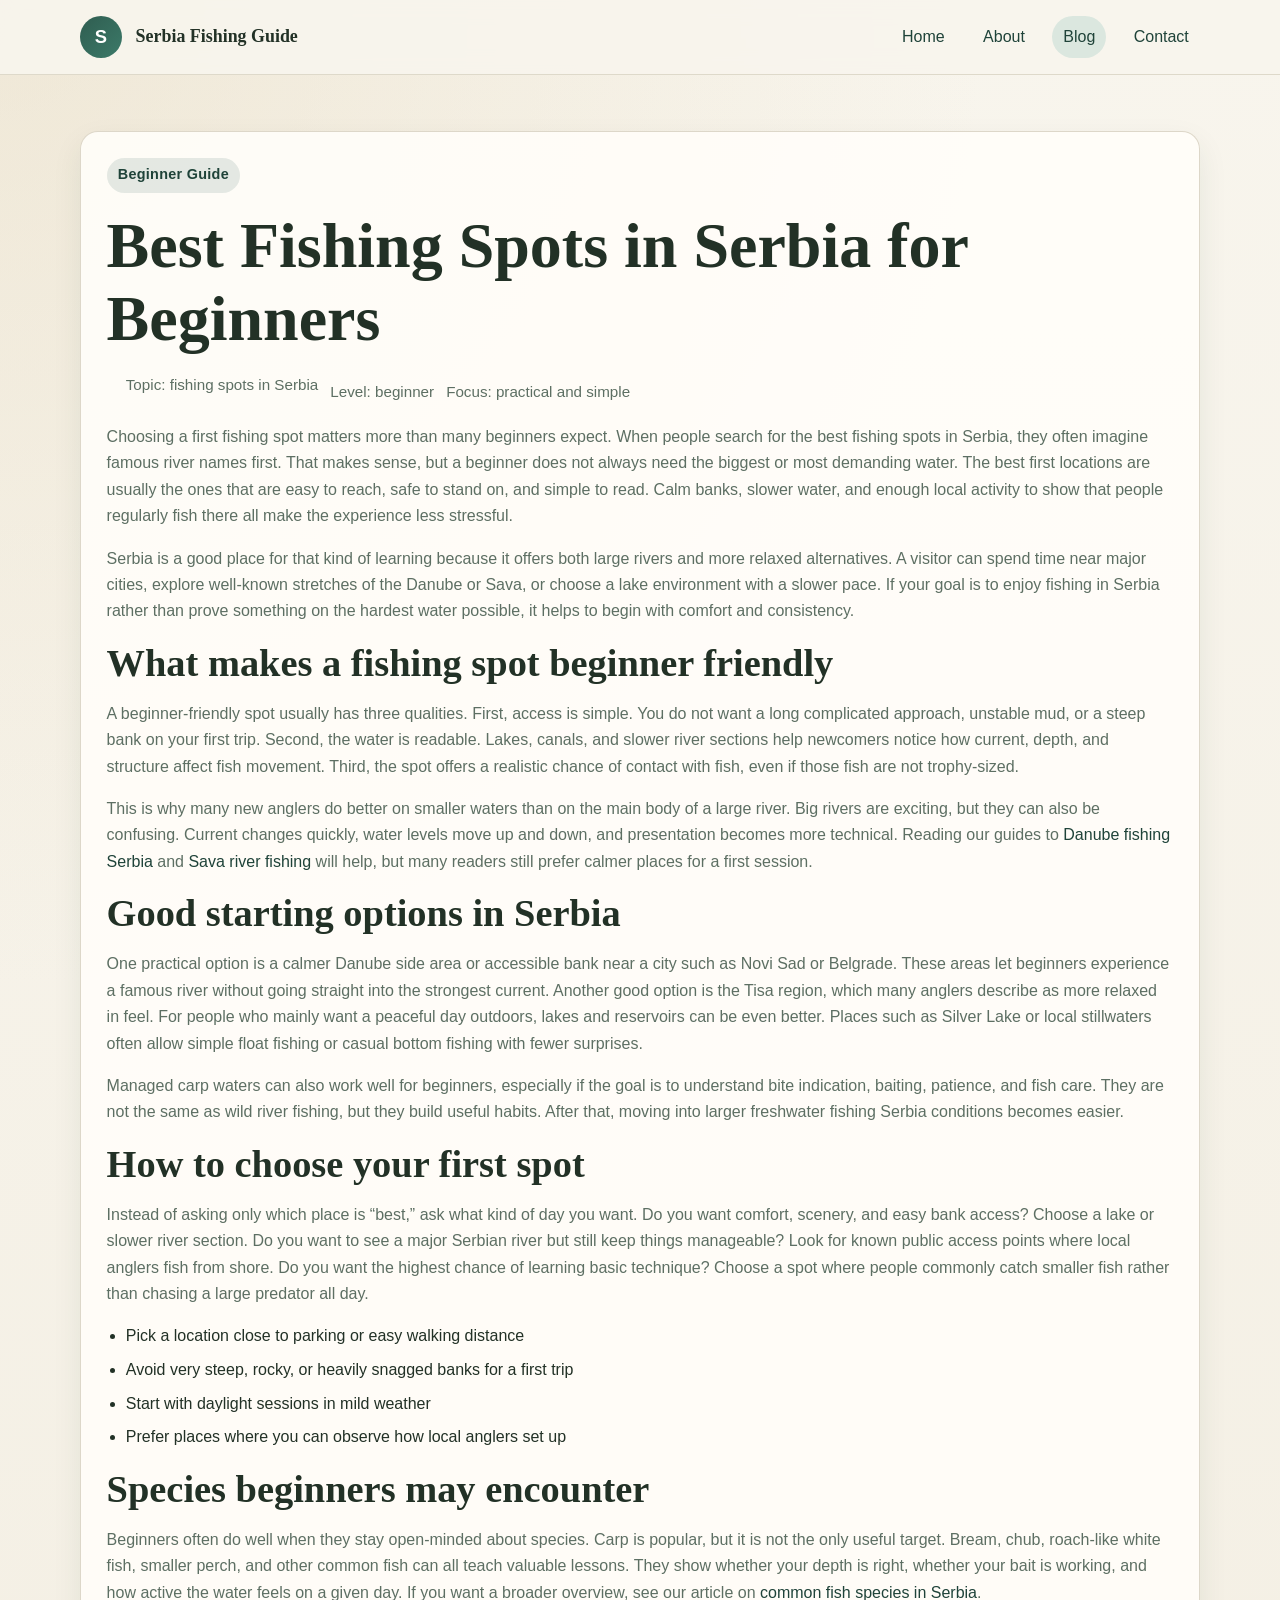
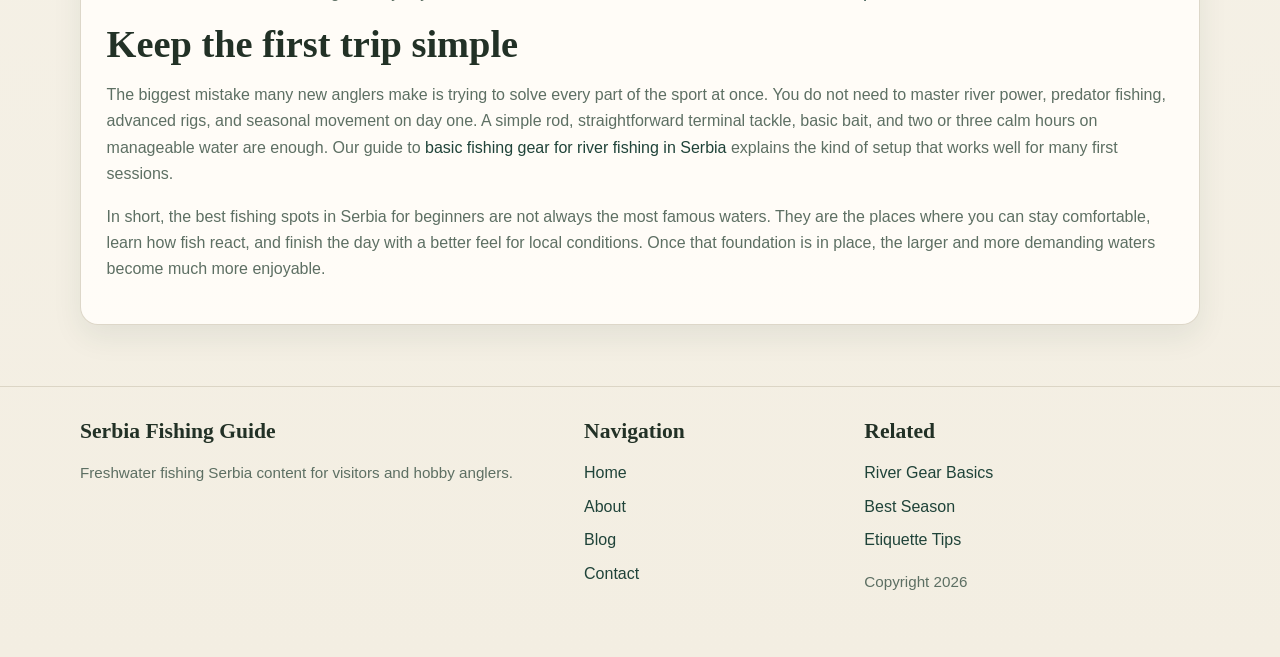
<file: blog/best-fishing-spots-serbia-beginners.html>
<!DOCTYPE html>
<html lang="en">
<head>
  <meta charset="UTF-8">
  <meta name="viewport" content="width=device-width, initial-scale=1.0">
  <title>Best Fishing Spots in Serbia for Beginners | Serbia Fishing Guide</title>
  <meta name="description" content="Discover beginner-friendly fishing spots in Serbia, including rivers, lakes, and calm waters that are easier to approach for first-time visitors and hobby anglers.">
  <link rel="stylesheet" href="../assets/styles.css">
</head>
<body>
  <header class="site-header">
    <div class="container header-inner">
      <a class="brand" href="../index.html">
        <span class="brand-mark">S</span>
        <span class="brand-text">Serbia Fishing Guide</span>
      </a>
      <button class="menu-toggle" aria-expanded="false" aria-controls="main-nav">Menu</button>
      <nav class="main-nav" id="main-nav">
        <ul>
          <li><a href="../index.html">Home</a></li>
          <li><a href="../about.html">About</a></li>
          <li><a href="index.html" aria-current="page">Blog</a></li>
          <li><a href="../contact.html">Contact</a></li>
        </ul>
      </nav>
    </div>
  </header>

  <main class="page-hero">
    <div class="container">
      <article class="article-shell">
        <span class="eyebrow">Beginner Guide</span>
        <h1>Best Fishing Spots in Serbia for Beginners</h1>
        <ul class="article-meta">
          <li>Topic: fishing spots in Serbia</li>
          <li>Level: beginner</li>
          <li>Focus: practical and simple</li>
        </ul>
        <p>Choosing a first fishing spot matters more than many beginners expect. When people search for the best fishing spots in Serbia, they often imagine famous river names first. That makes sense, but a beginner does not always need the biggest or most demanding water. The best first locations are usually the ones that are easy to reach, safe to stand on, and simple to read. Calm banks, slower water, and enough local activity to show that people regularly fish there all make the experience less stressful.</p>
        <p>Serbia is a good place for that kind of learning because it offers both large rivers and more relaxed alternatives. A visitor can spend time near major cities, explore well-known stretches of the Danube or Sava, or choose a lake environment with a slower pace. If your goal is to enjoy fishing in Serbia rather than prove something on the hardest water possible, it helps to begin with comfort and consistency.</p>

        <h2>What makes a fishing spot beginner friendly</h2>
        <p>A beginner-friendly spot usually has three qualities. First, access is simple. You do not want a long complicated approach, unstable mud, or a steep bank on your first trip. Second, the water is readable. Lakes, canals, and slower river sections help newcomers notice how current, depth, and structure affect fish movement. Third, the spot offers a realistic chance of contact with fish, even if those fish are not trophy-sized.</p>
        <p>This is why many new anglers do better on smaller waters than on the main body of a large river. Big rivers are exciting, but they can also be confusing. Current changes quickly, water levels move up and down, and presentation becomes more technical. Reading our guides to <a href="danube-fishing-serbia.html">Danube fishing Serbia</a> and <a href="sava-river-fishing-tips.html">Sava river fishing</a> will help, but many readers still prefer calmer places for a first session.</p>

        <h2>Good starting options in Serbia</h2>
        <p>One practical option is a calmer Danube side area or accessible bank near a city such as Novi Sad or Belgrade. These areas let beginners experience a famous river without going straight into the strongest current. Another good option is the Tisa region, which many anglers describe as more relaxed in feel. For people who mainly want a peaceful day outdoors, lakes and reservoirs can be even better. Places such as Silver Lake or local stillwaters often allow simple float fishing or casual bottom fishing with fewer surprises.</p>
        <p>Managed carp waters can also work well for beginners, especially if the goal is to understand bite indication, baiting, patience, and fish care. They are not the same as wild river fishing, but they build useful habits. After that, moving into larger freshwater fishing Serbia conditions becomes easier.</p>

        <h2>How to choose your first spot</h2>
        <p>Instead of asking only which place is “best,” ask what kind of day you want. Do you want comfort, scenery, and easy bank access? Choose a lake or slower river section. Do you want to see a major Serbian river but still keep things manageable? Look for known public access points where local anglers fish from shore. Do you want the highest chance of learning basic technique? Choose a spot where people commonly catch smaller fish rather than chasing a large predator all day.</p>
        <ul>
          <li>Pick a location close to parking or easy walking distance</li>
          <li>Avoid very steep, rocky, or heavily snagged banks for a first trip</li>
          <li>Start with daylight sessions in mild weather</li>
          <li>Prefer places where you can observe how local anglers set up</li>
        </ul>

        <h2>Species beginners may encounter</h2>
        <p>Beginners often do well when they stay open-minded about species. Carp is popular, but it is not the only useful target. Bream, chub, roach-like white fish, smaller perch, and other common fish can all teach valuable lessons. They show whether your depth is right, whether your bait is working, and how active the water feels on a given day. If you want a broader overview, see our article on <a href="common-freshwater-fish-serbia.html">common fish species in Serbia</a>.</p>

        <h2>Keep the first trip simple</h2>
        <p>The biggest mistake many new anglers make is trying to solve every part of the sport at once. You do not need to master river power, predator fishing, advanced rigs, and seasonal movement on day one. A simple rod, straightforward terminal tackle, basic bait, and two or three calm hours on manageable water are enough. Our guide to <a href="basic-river-fishing-gear-serbia.html">basic fishing gear for river fishing in Serbia</a> explains the kind of setup that works well for many first sessions.</p>
        <p>In short, the best fishing spots in Serbia for beginners are not always the most famous waters. They are the places where you can stay comfortable, learn how fish react, and finish the day with a better feel for local conditions. Once that foundation is in place, the larger and more demanding waters become much more enjoyable.</p>
      </article>
    </div>
  </main>

  <footer class="site-footer">
    <div class="container footer-grid">
      <div><h3>Serbia Fishing Guide</h3><p class="small">Freshwater fishing Serbia content for visitors and hobby anglers.</p></div>
      <div><h3>Navigation</h3><ul class="footer-nav"><li><a href="../index.html">Home</a></li><li><a href="../about.html">About</a></li><li><a href="index.html">Blog</a></li><li><a href="../contact.html">Contact</a></li></ul></div>
      <div><h3>Related</h3><ul class="footer-links"><li><a href="basic-river-fishing-gear-serbia.html">River Gear Basics</a></li><li><a href="best-season-fishing-serbia.html">Best Season</a></li><li><a href="fishing-etiquette-practical-tips-serbia.html">Etiquette Tips</a></li></ul><p class="small">Copyright <span data-year></span></p></div>
    </div>
  </footer>

  <script src="../assets/script.js"></script>
</body>
</html>
</file>
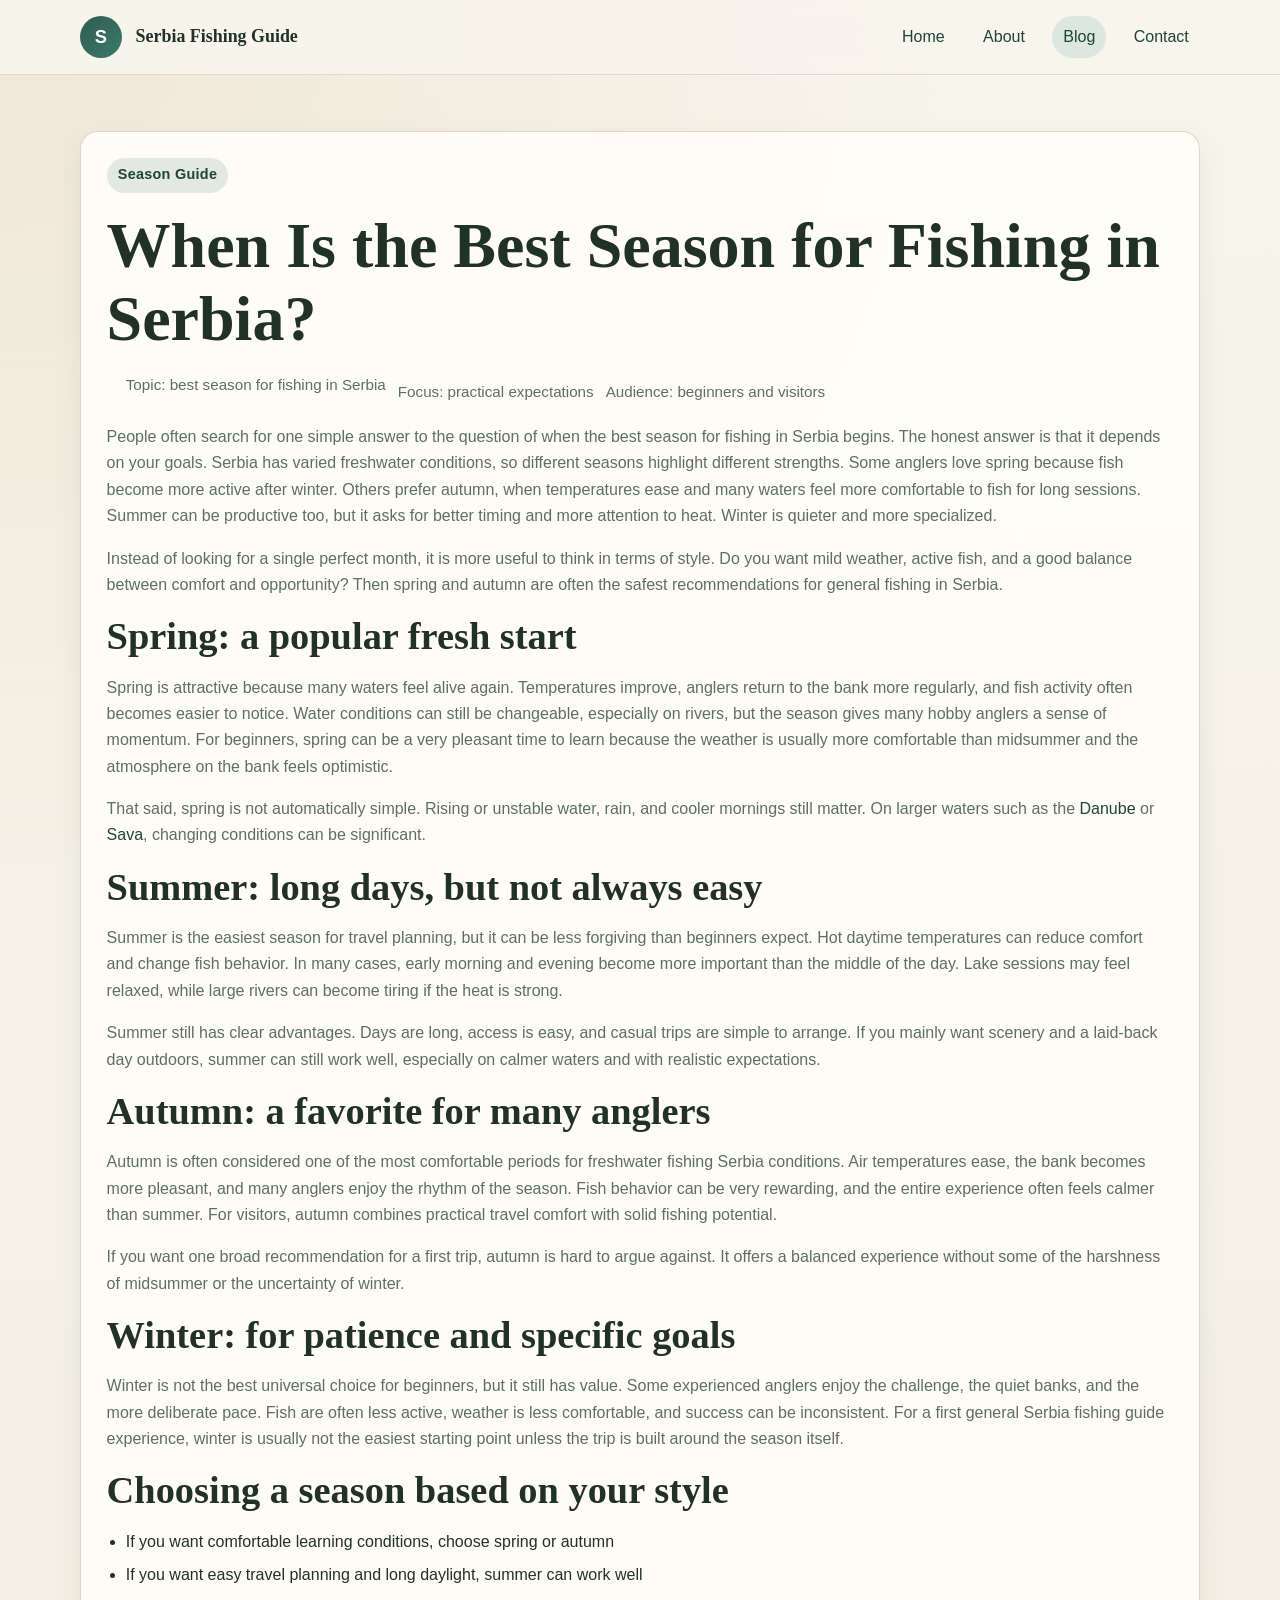
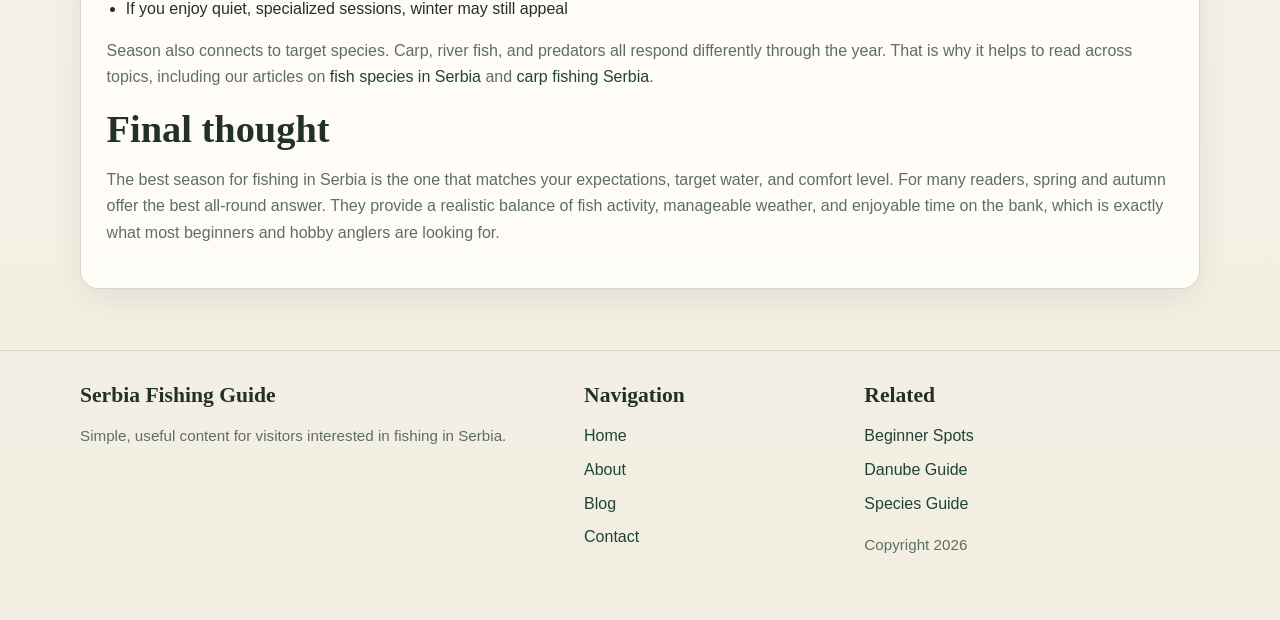
<file: blog/best-season-fishing-serbia.html>
<!DOCTYPE html>
<html lang="en">
<head>
  <meta charset="UTF-8">
  <meta name="viewport" content="width=device-width, initial-scale=1.0">
  <title>When Is the Best Season for Fishing in Serbia? | Serbia Fishing Guide</title>
  <meta name="description" content="Find out when the best fishing season in Serbia may be for your goals, with a simple overview of spring, summer, autumn, and winter conditions.">
  <link rel="stylesheet" href="../assets/styles.css">
</head>
<body>
  <header class="site-header">
    <div class="container header-inner">
      <a class="brand" href="../index.html">
        <span class="brand-mark">S</span>
        <span class="brand-text">Serbia Fishing Guide</span>
      </a>
      <button class="menu-toggle" aria-expanded="false" aria-controls="main-nav">Menu</button>
      <nav class="main-nav" id="main-nav">
        <ul>
          <li><a href="../index.html">Home</a></li>
          <li><a href="../about.html">About</a></li>
          <li><a href="index.html" aria-current="page">Blog</a></li>
          <li><a href="../contact.html">Contact</a></li>
        </ul>
      </nav>
    </div>
  </header>

  <main class="page-hero">
    <div class="container">
      <article class="article-shell">
        <span class="eyebrow">Season Guide</span>
        <h1>When Is the Best Season for Fishing in Serbia?</h1>
        <ul class="article-meta">
          <li>Topic: best season for fishing in Serbia</li>
          <li>Focus: practical expectations</li>
          <li>Audience: beginners and visitors</li>
        </ul>
        <p>People often search for one simple answer to the question of when the best season for fishing in Serbia begins. The honest answer is that it depends on your goals. Serbia has varied freshwater conditions, so different seasons highlight different strengths. Some anglers love spring because fish become more active after winter. Others prefer autumn, when temperatures ease and many waters feel more comfortable to fish for long sessions. Summer can be productive too, but it asks for better timing and more attention to heat. Winter is quieter and more specialized.</p>
        <p>Instead of looking for a single perfect month, it is more useful to think in terms of style. Do you want mild weather, active fish, and a good balance between comfort and opportunity? Then spring and autumn are often the safest recommendations for general fishing in Serbia.</p>

        <h2>Spring: a popular fresh start</h2>
        <p>Spring is attractive because many waters feel alive again. Temperatures improve, anglers return to the bank more regularly, and fish activity often becomes easier to notice. Water conditions can still be changeable, especially on rivers, but the season gives many hobby anglers a sense of momentum. For beginners, spring can be a very pleasant time to learn because the weather is usually more comfortable than midsummer and the atmosphere on the bank feels optimistic.</p>
        <p>That said, spring is not automatically simple. Rising or unstable water, rain, and cooler mornings still matter. On larger waters such as the <a href="danube-fishing-serbia.html">Danube</a> or <a href="sava-river-fishing-tips.html">Sava</a>, changing conditions can be significant.</p>

        <h2>Summer: long days, but not always easy</h2>
        <p>Summer is the easiest season for travel planning, but it can be less forgiving than beginners expect. Hot daytime temperatures can reduce comfort and change fish behavior. In many cases, early morning and evening become more important than the middle of the day. Lake sessions may feel relaxed, while large rivers can become tiring if the heat is strong.</p>
        <p>Summer still has clear advantages. Days are long, access is easy, and casual trips are simple to arrange. If you mainly want scenery and a laid-back day outdoors, summer can still work well, especially on calmer waters and with realistic expectations.</p>

        <h2>Autumn: a favorite for many anglers</h2>
        <p>Autumn is often considered one of the most comfortable periods for freshwater fishing Serbia conditions. Air temperatures ease, the bank becomes more pleasant, and many anglers enjoy the rhythm of the season. Fish behavior can be very rewarding, and the entire experience often feels calmer than summer. For visitors, autumn combines practical travel comfort with solid fishing potential.</p>
        <p>If you want one broad recommendation for a first trip, autumn is hard to argue against. It offers a balanced experience without some of the harshness of midsummer or the uncertainty of winter.</p>

        <h2>Winter: for patience and specific goals</h2>
        <p>Winter is not the best universal choice for beginners, but it still has value. Some experienced anglers enjoy the challenge, the quiet banks, and the more deliberate pace. Fish are often less active, weather is less comfortable, and success can be inconsistent. For a first general Serbia fishing guide experience, winter is usually not the easiest starting point unless the trip is built around the season itself.</p>

        <h2>Choosing a season based on your style</h2>
        <ul>
          <li>If you want comfortable learning conditions, choose spring or autumn</li>
          <li>If you want easy travel planning and long daylight, summer can work well</li>
          <li>If you enjoy quiet, specialized sessions, winter may still appeal</li>
        </ul>
        <p>Season also connects to target species. Carp, river fish, and predators all respond differently through the year. That is why it helps to read across topics, including our articles on <a href="common-freshwater-fish-serbia.html">fish species in Serbia</a> and <a href="carp-fishing-serbia-beginner-overview.html">carp fishing Serbia</a>.</p>

        <h2>Final thought</h2>
        <p>The best season for fishing in Serbia is the one that matches your expectations, target water, and comfort level. For many readers, spring and autumn offer the best all-round answer. They provide a realistic balance of fish activity, manageable weather, and enjoyable time on the bank, which is exactly what most beginners and hobby anglers are looking for.</p>
      </article>
    </div>
  </main>

  <footer class="site-footer">
    <div class="container footer-grid">
      <div><h3>Serbia Fishing Guide</h3><p class="small">Simple, useful content for visitors interested in fishing in Serbia.</p></div>
      <div><h3>Navigation</h3><ul class="footer-nav"><li><a href="../index.html">Home</a></li><li><a href="../about.html">About</a></li><li><a href="index.html">Blog</a></li><li><a href="../contact.html">Contact</a></li></ul></div>
      <div><h3>Related</h3><ul class="footer-links"><li><a href="best-fishing-spots-serbia-beginners.html">Beginner Spots</a></li><li><a href="danube-fishing-serbia.html">Danube Guide</a></li><li><a href="common-freshwater-fish-serbia.html">Species Guide</a></li></ul><p class="small">Copyright <span data-year></span></p></div>
    </div>
  </footer>

  <script src="../assets/script.js"></script>
</body>
</html>
</file>
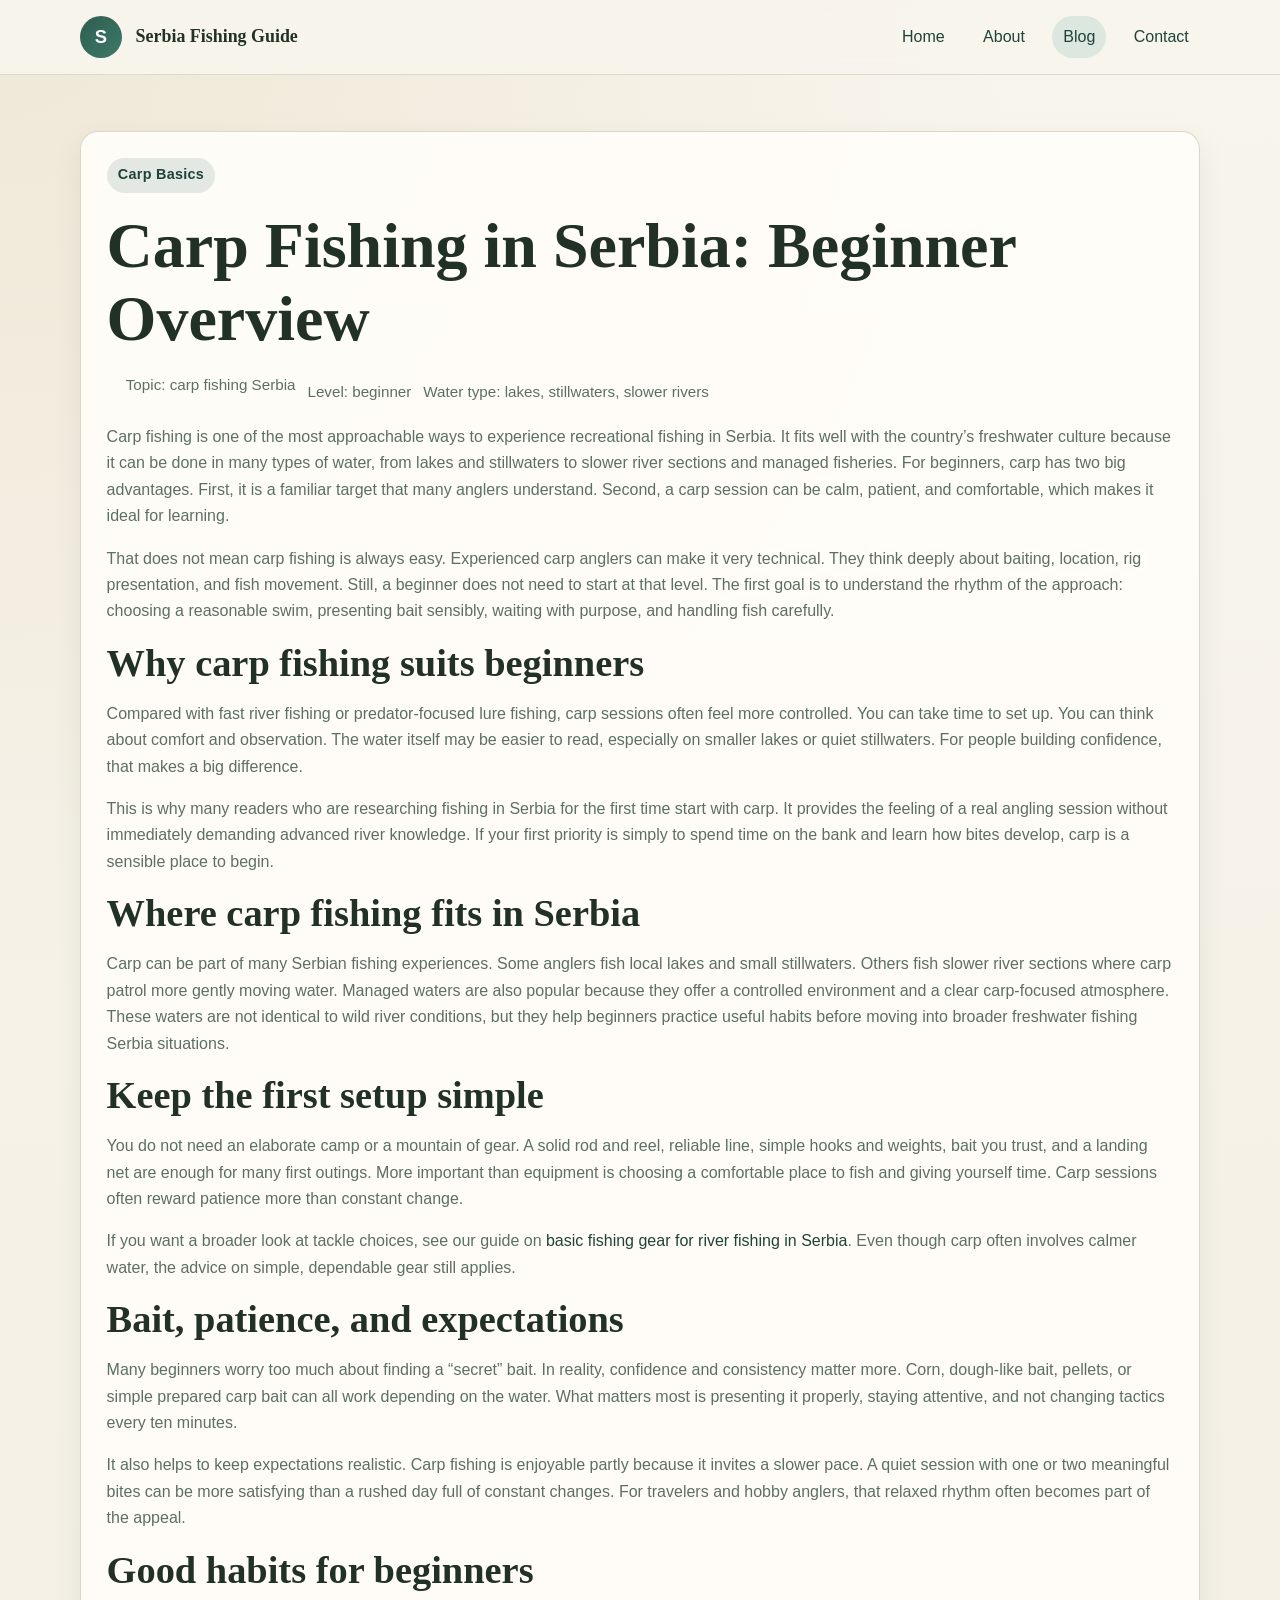
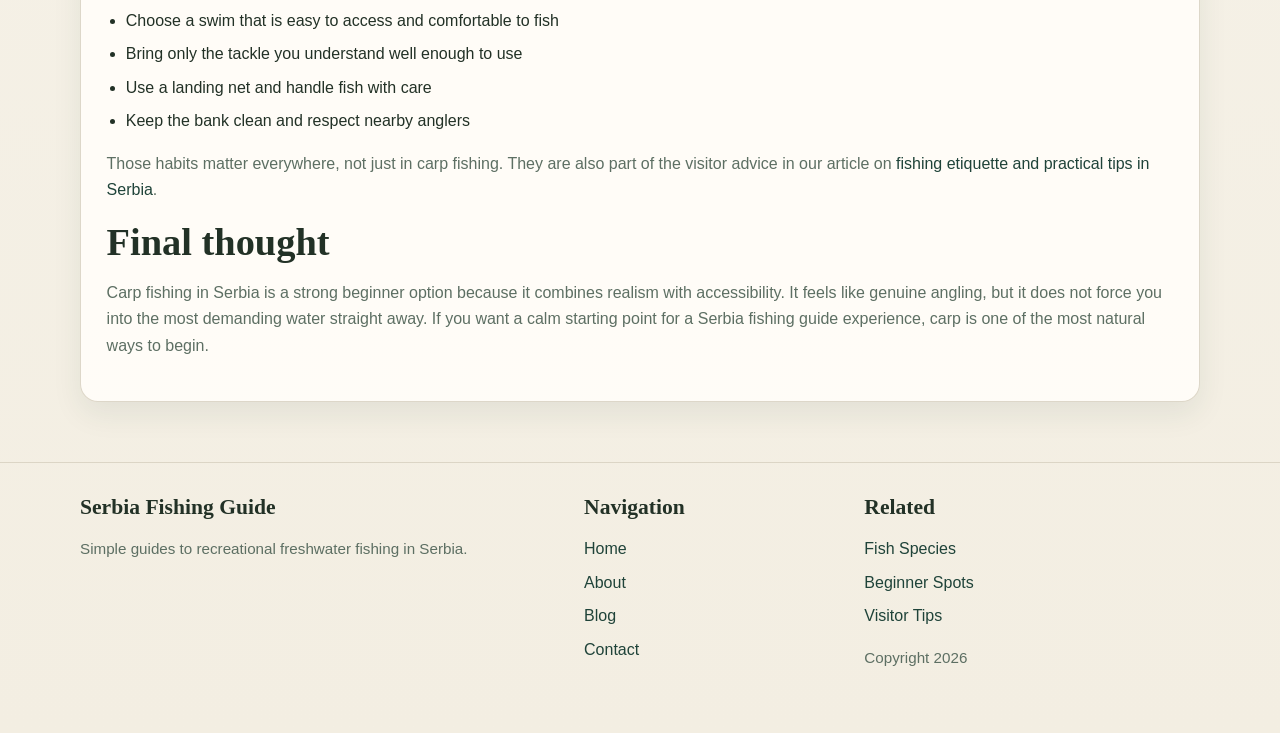
<file: blog/carp-fishing-serbia-beginner-overview.html>
<!DOCTYPE html>
<html lang="en">
<head>
  <meta charset="UTF-8">
  <meta name="viewport" content="width=device-width, initial-scale=1.0">
  <title>Carp Fishing in Serbia: Beginner Overview | Serbia Fishing Guide</title>
  <meta name="description" content="A beginner overview of carp fishing in Serbia, including where carp fishing fits into local angling, what to expect, and simple tips for first sessions.">
  <link rel="stylesheet" href="../assets/styles.css">
</head>
<body>
  <header class="site-header">
    <div class="container header-inner">
      <a class="brand" href="../index.html">
        <span class="brand-mark">S</span>
        <span class="brand-text">Serbia Fishing Guide</span>
      </a>
      <button class="menu-toggle" aria-expanded="false" aria-controls="main-nav">Menu</button>
      <nav class="main-nav" id="main-nav">
        <ul>
          <li><a href="../index.html">Home</a></li>
          <li><a href="../about.html">About</a></li>
          <li><a href="index.html" aria-current="page">Blog</a></li>
          <li><a href="../contact.html">Contact</a></li>
        </ul>
      </nav>
    </div>
  </header>

  <main class="page-hero">
    <div class="container">
      <article class="article-shell">
        <span class="eyebrow">Carp Basics</span>
        <h1>Carp Fishing in Serbia: Beginner Overview</h1>
        <ul class="article-meta">
          <li>Topic: carp fishing Serbia</li>
          <li>Level: beginner</li>
          <li>Water type: lakes, stillwaters, slower rivers</li>
        </ul>
        <p>Carp fishing is one of the most approachable ways to experience recreational fishing in Serbia. It fits well with the country’s freshwater culture because it can be done in many types of water, from lakes and stillwaters to slower river sections and managed fisheries. For beginners, carp has two big advantages. First, it is a familiar target that many anglers understand. Second, a carp session can be calm, patient, and comfortable, which makes it ideal for learning.</p>
        <p>That does not mean carp fishing is always easy. Experienced carp anglers can make it very technical. They think deeply about baiting, location, rig presentation, and fish movement. Still, a beginner does not need to start at that level. The first goal is to understand the rhythm of the approach: choosing a reasonable swim, presenting bait sensibly, waiting with purpose, and handling fish carefully.</p>

        <h2>Why carp fishing suits beginners</h2>
        <p>Compared with fast river fishing or predator-focused lure fishing, carp sessions often feel more controlled. You can take time to set up. You can think about comfort and observation. The water itself may be easier to read, especially on smaller lakes or quiet stillwaters. For people building confidence, that makes a big difference.</p>
        <p>This is why many readers who are researching fishing in Serbia for the first time start with carp. It provides the feeling of a real angling session without immediately demanding advanced river knowledge. If your first priority is simply to spend time on the bank and learn how bites develop, carp is a sensible place to begin.</p>

        <h2>Where carp fishing fits in Serbia</h2>
        <p>Carp can be part of many Serbian fishing experiences. Some anglers fish local lakes and small stillwaters. Others fish slower river sections where carp patrol more gently moving water. Managed waters are also popular because they offer a controlled environment and a clear carp-focused atmosphere. These waters are not identical to wild river conditions, but they help beginners practice useful habits before moving into broader freshwater fishing Serbia situations.</p>

        <h2>Keep the first setup simple</h2>
        <p>You do not need an elaborate camp or a mountain of gear. A solid rod and reel, reliable line, simple hooks and weights, bait you trust, and a landing net are enough for many first outings. More important than equipment is choosing a comfortable place to fish and giving yourself time. Carp sessions often reward patience more than constant change.</p>
        <p>If you want a broader look at tackle choices, see our guide on <a href="basic-river-fishing-gear-serbia.html">basic fishing gear for river fishing in Serbia</a>. Even though carp often involves calmer water, the advice on simple, dependable gear still applies.</p>

        <h2>Bait, patience, and expectations</h2>
        <p>Many beginners worry too much about finding a “secret” bait. In reality, confidence and consistency matter more. Corn, dough-like bait, pellets, or simple prepared carp bait can all work depending on the water. What matters most is presenting it properly, staying attentive, and not changing tactics every ten minutes.</p>
        <p>It also helps to keep expectations realistic. Carp fishing is enjoyable partly because it invites a slower pace. A quiet session with one or two meaningful bites can be more satisfying than a rushed day full of constant changes. For travelers and hobby anglers, that relaxed rhythm often becomes part of the appeal.</p>

        <h2>Good habits for beginners</h2>
        <ul>
          <li>Choose a swim that is easy to access and comfortable to fish</li>
          <li>Bring only the tackle you understand well enough to use</li>
          <li>Use a landing net and handle fish with care</li>
          <li>Keep the bank clean and respect nearby anglers</li>
        </ul>
        <p>Those habits matter everywhere, not just in carp fishing. They are also part of the visitor advice in our article on <a href="fishing-etiquette-practical-tips-serbia.html">fishing etiquette and practical tips in Serbia</a>.</p>

        <h2>Final thought</h2>
        <p>Carp fishing in Serbia is a strong beginner option because it combines realism with accessibility. It feels like genuine angling, but it does not force you into the most demanding water straight away. If you want a calm starting point for a Serbia fishing guide experience, carp is one of the most natural ways to begin.</p>
      </article>
    </div>
  </main>

  <footer class="site-footer">
    <div class="container footer-grid">
      <div><h3>Serbia Fishing Guide</h3><p class="small">Simple guides to recreational freshwater fishing in Serbia.</p></div>
      <div><h3>Navigation</h3><ul class="footer-nav"><li><a href="../index.html">Home</a></li><li><a href="../about.html">About</a></li><li><a href="index.html">Blog</a></li><li><a href="../contact.html">Contact</a></li></ul></div>
      <div><h3>Related</h3><ul class="footer-links"><li><a href="common-freshwater-fish-serbia.html">Fish Species</a></li><li><a href="best-fishing-spots-serbia-beginners.html">Beginner Spots</a></li><li><a href="fishing-etiquette-practical-tips-serbia.html">Visitor Tips</a></li></ul><p class="small">Copyright <span data-year></span></p></div>
    </div>
  </footer>

  <script src="../assets/script.js"></script>
</body>
</html>
</file>
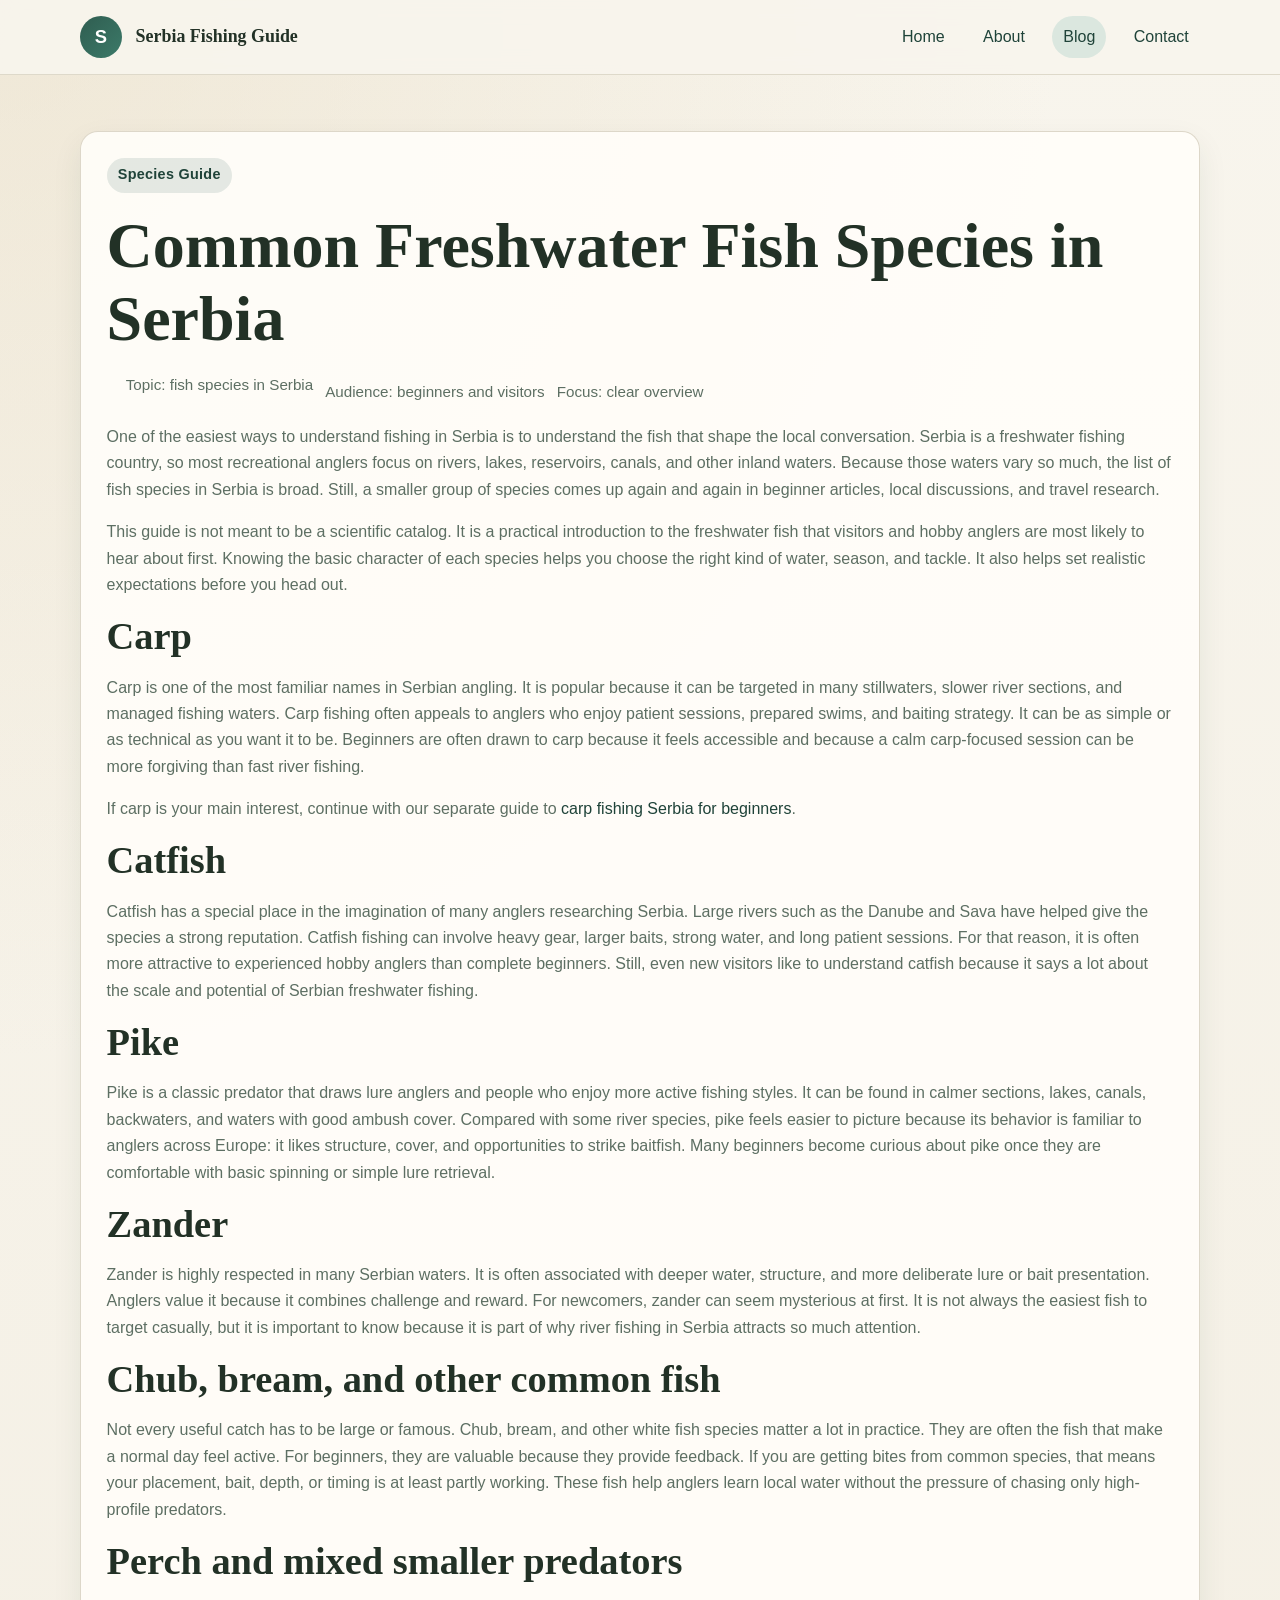
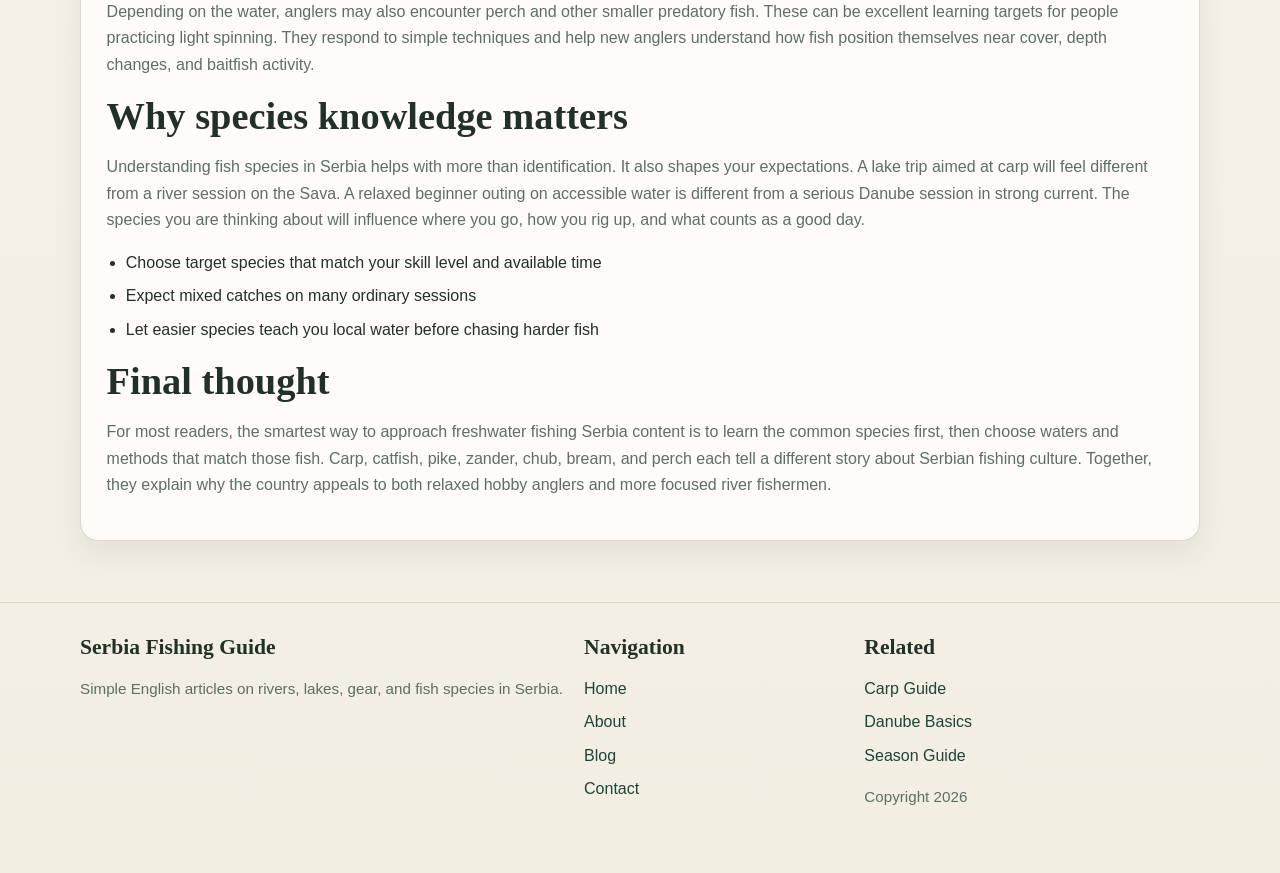
<file: blog/common-freshwater-fish-serbia.html>
<!DOCTYPE html>
<html lang="en">
<head>
  <meta charset="UTF-8">
  <meta name="viewport" content="width=device-width, initial-scale=1.0">
  <title>Common Freshwater Fish Species in Serbia | Serbia Fishing Guide</title>
  <meta name="description" content="Explore common freshwater fish species in Serbia, including carp, catfish, pike, zander, chub, bream, and other popular river and lake fish.">
  <link rel="stylesheet" href="../assets/styles.css">
</head>
<body>
  <header class="site-header">
    <div class="container header-inner">
      <a class="brand" href="../index.html">
        <span class="brand-mark">S</span>
        <span class="brand-text">Serbia Fishing Guide</span>
      </a>
      <button class="menu-toggle" aria-expanded="false" aria-controls="main-nav">Menu</button>
      <nav class="main-nav" id="main-nav">
        <ul>
          <li><a href="../index.html">Home</a></li>
          <li><a href="../about.html">About</a></li>
          <li><a href="index.html" aria-current="page">Blog</a></li>
          <li><a href="../contact.html">Contact</a></li>
        </ul>
      </nav>
    </div>
  </header>

  <main class="page-hero">
    <div class="container">
      <article class="article-shell">
        <span class="eyebrow">Species Guide</span>
        <h1>Common Freshwater Fish Species in Serbia</h1>
        <ul class="article-meta">
          <li>Topic: fish species in Serbia</li>
          <li>Audience: beginners and visitors</li>
          <li>Focus: clear overview</li>
        </ul>
        <p>One of the easiest ways to understand fishing in Serbia is to understand the fish that shape the local conversation. Serbia is a freshwater fishing country, so most recreational anglers focus on rivers, lakes, reservoirs, canals, and other inland waters. Because those waters vary so much, the list of fish species in Serbia is broad. Still, a smaller group of species comes up again and again in beginner articles, local discussions, and travel research.</p>
        <p>This guide is not meant to be a scientific catalog. It is a practical introduction to the freshwater fish that visitors and hobby anglers are most likely to hear about first. Knowing the basic character of each species helps you choose the right kind of water, season, and tackle. It also helps set realistic expectations before you head out.</p>

        <h2>Carp</h2>
        <p>Carp is one of the most familiar names in Serbian angling. It is popular because it can be targeted in many stillwaters, slower river sections, and managed fishing waters. Carp fishing often appeals to anglers who enjoy patient sessions, prepared swims, and baiting strategy. It can be as simple or as technical as you want it to be. Beginners are often drawn to carp because it feels accessible and because a calm carp-focused session can be more forgiving than fast river fishing.</p>
        <p>If carp is your main interest, continue with our separate guide to <a href="carp-fishing-serbia-beginner-overview.html">carp fishing Serbia for beginners</a>.</p>

        <h2>Catfish</h2>
        <p>Catfish has a special place in the imagination of many anglers researching Serbia. Large rivers such as the Danube and Sava have helped give the species a strong reputation. Catfish fishing can involve heavy gear, larger baits, strong water, and long patient sessions. For that reason, it is often more attractive to experienced hobby anglers than complete beginners. Still, even new visitors like to understand catfish because it says a lot about the scale and potential of Serbian freshwater fishing.</p>

        <h2>Pike</h2>
        <p>Pike is a classic predator that draws lure anglers and people who enjoy more active fishing styles. It can be found in calmer sections, lakes, canals, backwaters, and waters with good ambush cover. Compared with some river species, pike feels easier to picture because its behavior is familiar to anglers across Europe: it likes structure, cover, and opportunities to strike baitfish. Many beginners become curious about pike once they are comfortable with basic spinning or simple lure retrieval.</p>

        <h2>Zander</h2>
        <p>Zander is highly respected in many Serbian waters. It is often associated with deeper water, structure, and more deliberate lure or bait presentation. Anglers value it because it combines challenge and reward. For newcomers, zander can seem mysterious at first. It is not always the easiest fish to target casually, but it is important to know because it is part of why river fishing in Serbia attracts so much attention.</p>

        <h2>Chub, bream, and other common fish</h2>
        <p>Not every useful catch has to be large or famous. Chub, bream, and other white fish species matter a lot in practice. They are often the fish that make a normal day feel active. For beginners, they are valuable because they provide feedback. If you are getting bites from common species, that means your placement, bait, depth, or timing is at least partly working. These fish help anglers learn local water without the pressure of chasing only high-profile predators.</p>

        <h2>Perch and mixed smaller predators</h2>
        <p>Depending on the water, anglers may also encounter perch and other smaller predatory fish. These can be excellent learning targets for people practicing light spinning. They respond to simple techniques and help new anglers understand how fish position themselves near cover, depth changes, and baitfish activity.</p>

        <h2>Why species knowledge matters</h2>
        <p>Understanding fish species in Serbia helps with more than identification. It also shapes your expectations. A lake trip aimed at carp will feel different from a river session on the Sava. A relaxed beginner outing on accessible water is different from a serious Danube session in strong current. The species you are thinking about will influence where you go, how you rig up, and what counts as a good day.</p>
        <ul>
          <li>Choose target species that match your skill level and available time</li>
          <li>Expect mixed catches on many ordinary sessions</li>
          <li>Let easier species teach you local water before chasing harder fish</li>
        </ul>

        <h2>Final thought</h2>
        <p>For most readers, the smartest way to approach freshwater fishing Serbia content is to learn the common species first, then choose waters and methods that match those fish. Carp, catfish, pike, zander, chub, bream, and perch each tell a different story about Serbian fishing culture. Together, they explain why the country appeals to both relaxed hobby anglers and more focused river fishermen.</p>
      </article>
    </div>
  </main>

  <footer class="site-footer">
    <div class="container footer-grid">
      <div><h3>Serbia Fishing Guide</h3><p class="small">Simple English articles on rivers, lakes, gear, and fish species in Serbia.</p></div>
      <div><h3>Navigation</h3><ul class="footer-nav"><li><a href="../index.html">Home</a></li><li><a href="../about.html">About</a></li><li><a href="index.html">Blog</a></li><li><a href="../contact.html">Contact</a></li></ul></div>
      <div><h3>Related</h3><ul class="footer-links"><li><a href="carp-fishing-serbia-beginner-overview.html">Carp Guide</a></li><li><a href="danube-fishing-serbia.html">Danube Basics</a></li><li><a href="best-season-fishing-serbia.html">Season Guide</a></li></ul><p class="small">Copyright <span data-year></span></p></div>
    </div>
  </footer>

  <script src="../assets/script.js"></script>
</body>
</html>
</file>
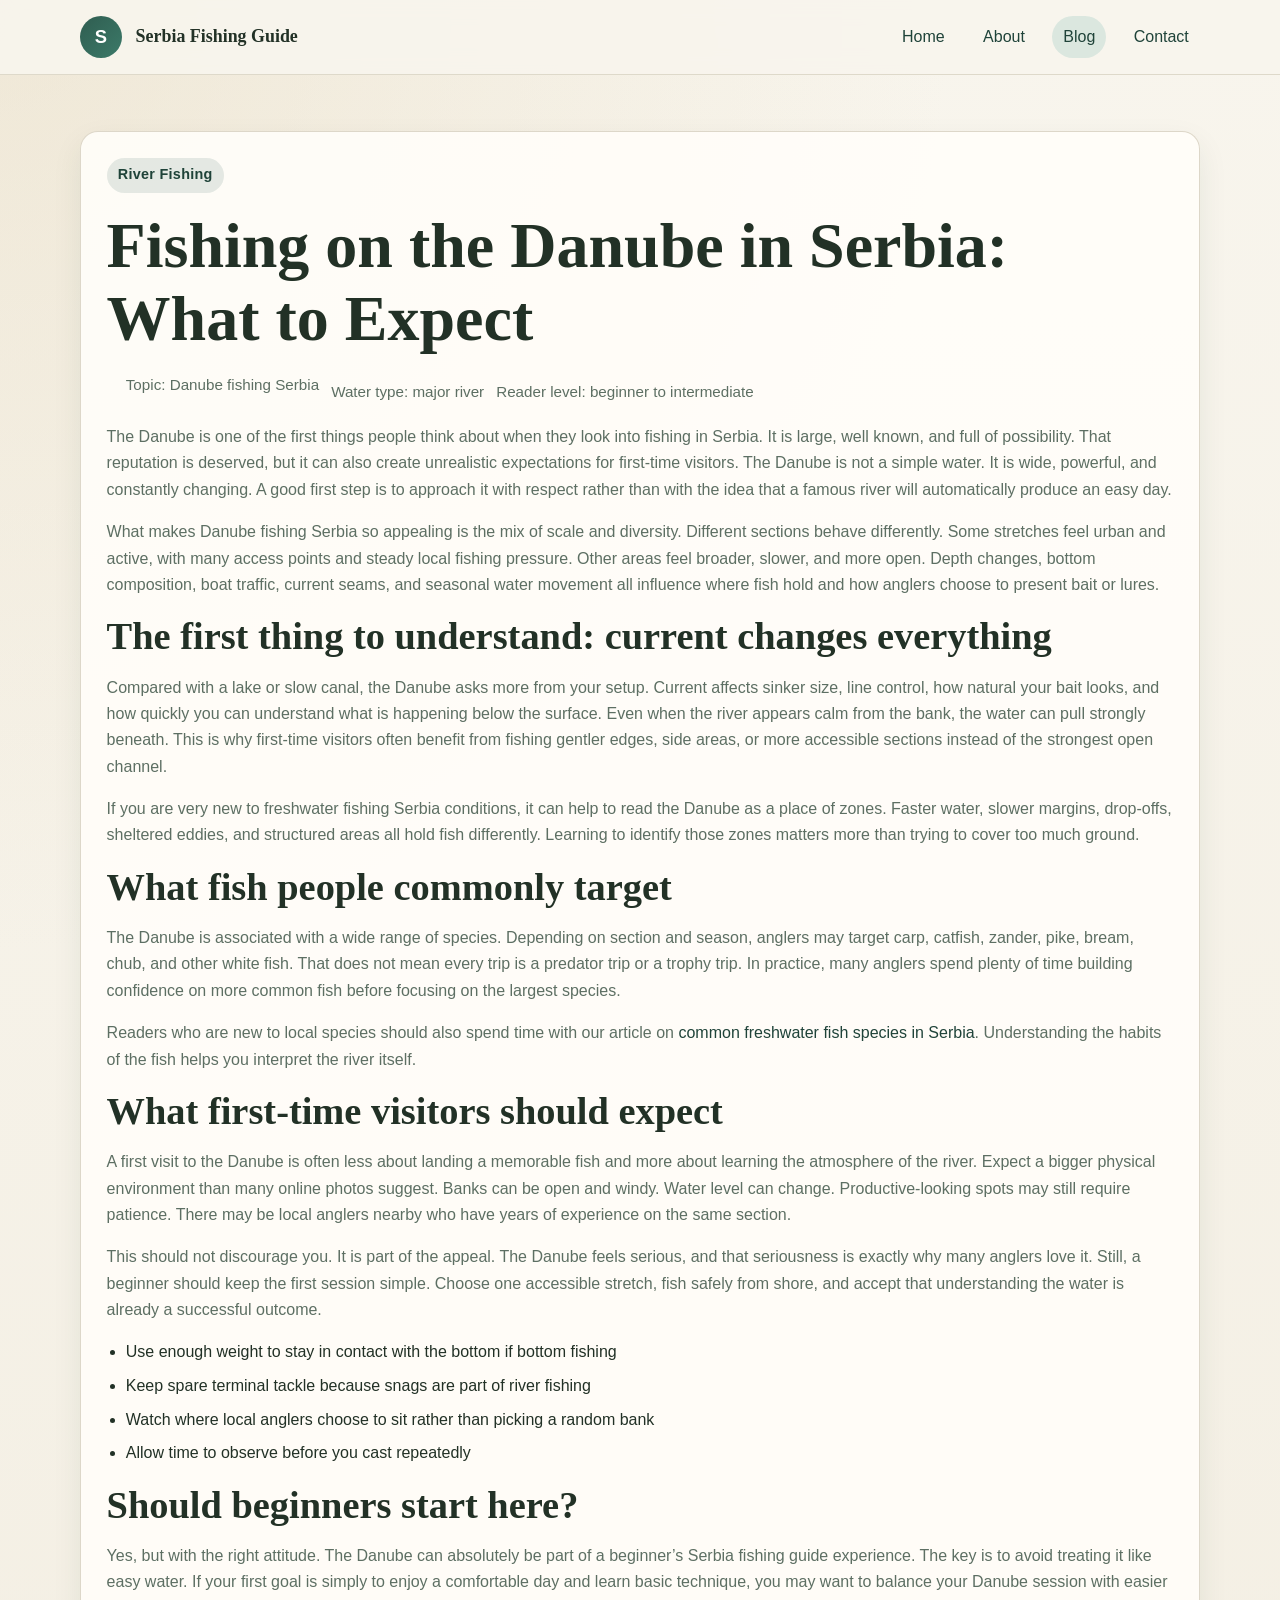
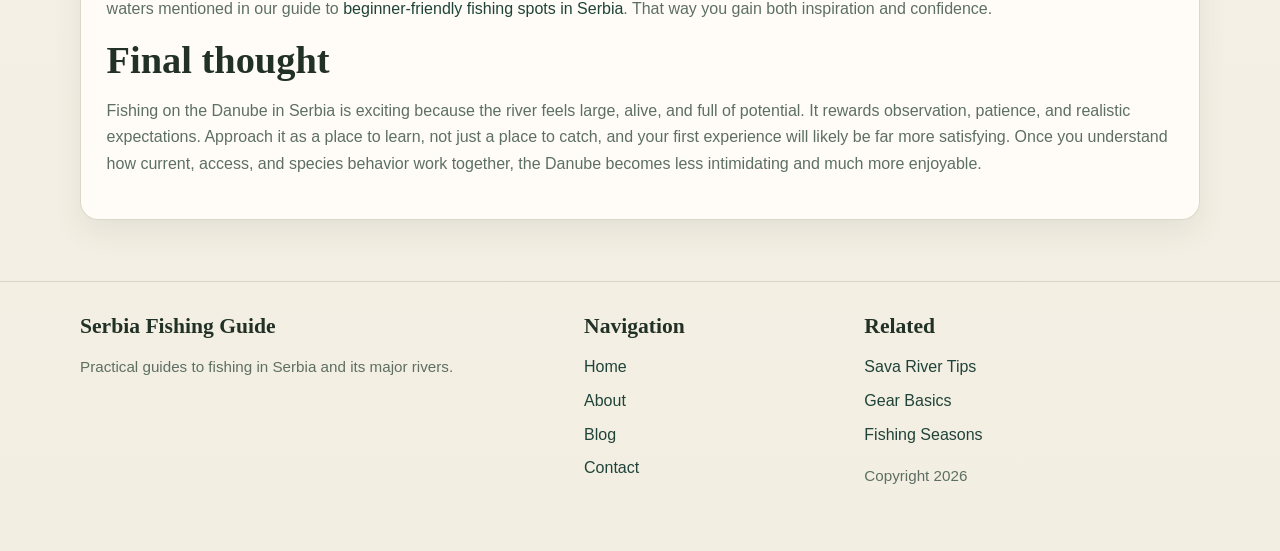
<file: blog/danube-fishing-serbia.html>
<!DOCTYPE html>
<html lang="en">
<head>
  <meta charset="UTF-8">
  <meta name="viewport" content="width=device-width, initial-scale=1.0">
  <title>Fishing on the Danube in Serbia: What to Expect | Serbia Fishing Guide</title>
  <meta name="description" content="A simple guide to Danube fishing in Serbia, including river conditions, fish species, access, and practical advice for first-time anglers.">
  <link rel="stylesheet" href="../assets/styles.css">
</head>
<body>
  <header class="site-header">
    <div class="container header-inner">
      <a class="brand" href="../index.html">
        <span class="brand-mark">S</span>
        <span class="brand-text">Serbia Fishing Guide</span>
      </a>
      <button class="menu-toggle" aria-expanded="false" aria-controls="main-nav">Menu</button>
      <nav class="main-nav" id="main-nav">
        <ul>
          <li><a href="../index.html">Home</a></li>
          <li><a href="../about.html">About</a></li>
          <li><a href="index.html" aria-current="page">Blog</a></li>
          <li><a href="../contact.html">Contact</a></li>
        </ul>
      </nav>
    </div>
  </header>

  <main class="page-hero">
    <div class="container">
      <article class="article-shell">
        <span class="eyebrow">River Fishing</span>
        <h1>Fishing on the Danube in Serbia: What to Expect</h1>
        <ul class="article-meta">
          <li>Topic: Danube fishing Serbia</li>
          <li>Water type: major river</li>
          <li>Reader level: beginner to intermediate</li>
        </ul>
        <p>The Danube is one of the first things people think about when they look into fishing in Serbia. It is large, well known, and full of possibility. That reputation is deserved, but it can also create unrealistic expectations for first-time visitors. The Danube is not a simple water. It is wide, powerful, and constantly changing. A good first step is to approach it with respect rather than with the idea that a famous river will automatically produce an easy day.</p>
        <p>What makes Danube fishing Serbia so appealing is the mix of scale and diversity. Different sections behave differently. Some stretches feel urban and active, with many access points and steady local fishing pressure. Other areas feel broader, slower, and more open. Depth changes, bottom composition, boat traffic, current seams, and seasonal water movement all influence where fish hold and how anglers choose to present bait or lures.</p>

        <h2>The first thing to understand: current changes everything</h2>
        <p>Compared with a lake or slow canal, the Danube asks more from your setup. Current affects sinker size, line control, how natural your bait looks, and how quickly you can understand what is happening below the surface. Even when the river appears calm from the bank, the water can pull strongly beneath. This is why first-time visitors often benefit from fishing gentler edges, side areas, or more accessible sections instead of the strongest open channel.</p>
        <p>If you are very new to freshwater fishing Serbia conditions, it can help to read the Danube as a place of zones. Faster water, slower margins, drop-offs, sheltered eddies, and structured areas all hold fish differently. Learning to identify those zones matters more than trying to cover too much ground.</p>

        <h2>What fish people commonly target</h2>
        <p>The Danube is associated with a wide range of species. Depending on section and season, anglers may target carp, catfish, zander, pike, bream, chub, and other white fish. That does not mean every trip is a predator trip or a trophy trip. In practice, many anglers spend plenty of time building confidence on more common fish before focusing on the largest species.</p>
        <p>Readers who are new to local species should also spend time with our article on <a href="common-freshwater-fish-serbia.html">common freshwater fish species in Serbia</a>. Understanding the habits of the fish helps you interpret the river itself.</p>

        <h2>What first-time visitors should expect</h2>
        <p>A first visit to the Danube is often less about landing a memorable fish and more about learning the atmosphere of the river. Expect a bigger physical environment than many online photos suggest. Banks can be open and windy. Water level can change. Productive-looking spots may still require patience. There may be local anglers nearby who have years of experience on the same section.</p>
        <p>This should not discourage you. It is part of the appeal. The Danube feels serious, and that seriousness is exactly why many anglers love it. Still, a beginner should keep the first session simple. Choose one accessible stretch, fish safely from shore, and accept that understanding the water is already a successful outcome.</p>
        <ul>
          <li>Use enough weight to stay in contact with the bottom if bottom fishing</li>
          <li>Keep spare terminal tackle because snags are part of river fishing</li>
          <li>Watch where local anglers choose to sit rather than picking a random bank</li>
          <li>Allow time to observe before you cast repeatedly</li>
        </ul>

        <h2>Should beginners start here?</h2>
        <p>Yes, but with the right attitude. The Danube can absolutely be part of a beginner’s Serbia fishing guide experience. The key is to avoid treating it like easy water. If your first goal is simply to enjoy a comfortable day and learn basic technique, you may want to balance your Danube session with easier waters mentioned in our guide to <a href="best-fishing-spots-serbia-beginners.html">beginner-friendly fishing spots in Serbia</a>. That way you gain both inspiration and confidence.</p>

        <h2>Final thought</h2>
        <p>Fishing on the Danube in Serbia is exciting because the river feels large, alive, and full of potential. It rewards observation, patience, and realistic expectations. Approach it as a place to learn, not just a place to catch, and your first experience will likely be far more satisfying. Once you understand how current, access, and species behavior work together, the Danube becomes less intimidating and much more enjoyable.</p>
      </article>
    </div>
  </main>

  <footer class="site-footer">
    <div class="container footer-grid">
      <div><h3>Serbia Fishing Guide</h3><p class="small">Practical guides to fishing in Serbia and its major rivers.</p></div>
      <div><h3>Navigation</h3><ul class="footer-nav"><li><a href="../index.html">Home</a></li><li><a href="../about.html">About</a></li><li><a href="index.html">Blog</a></li><li><a href="../contact.html">Contact</a></li></ul></div>
      <div><h3>Related</h3><ul class="footer-links"><li><a href="sava-river-fishing-tips.html">Sava River Tips</a></li><li><a href="basic-river-fishing-gear-serbia.html">Gear Basics</a></li><li><a href="best-season-fishing-serbia.html">Fishing Seasons</a></li></ul><p class="small">Copyright <span data-year></span></p></div>
    </div>
  </footer>

  <script src="../assets/script.js"></script>
</body>
</html>
</file>
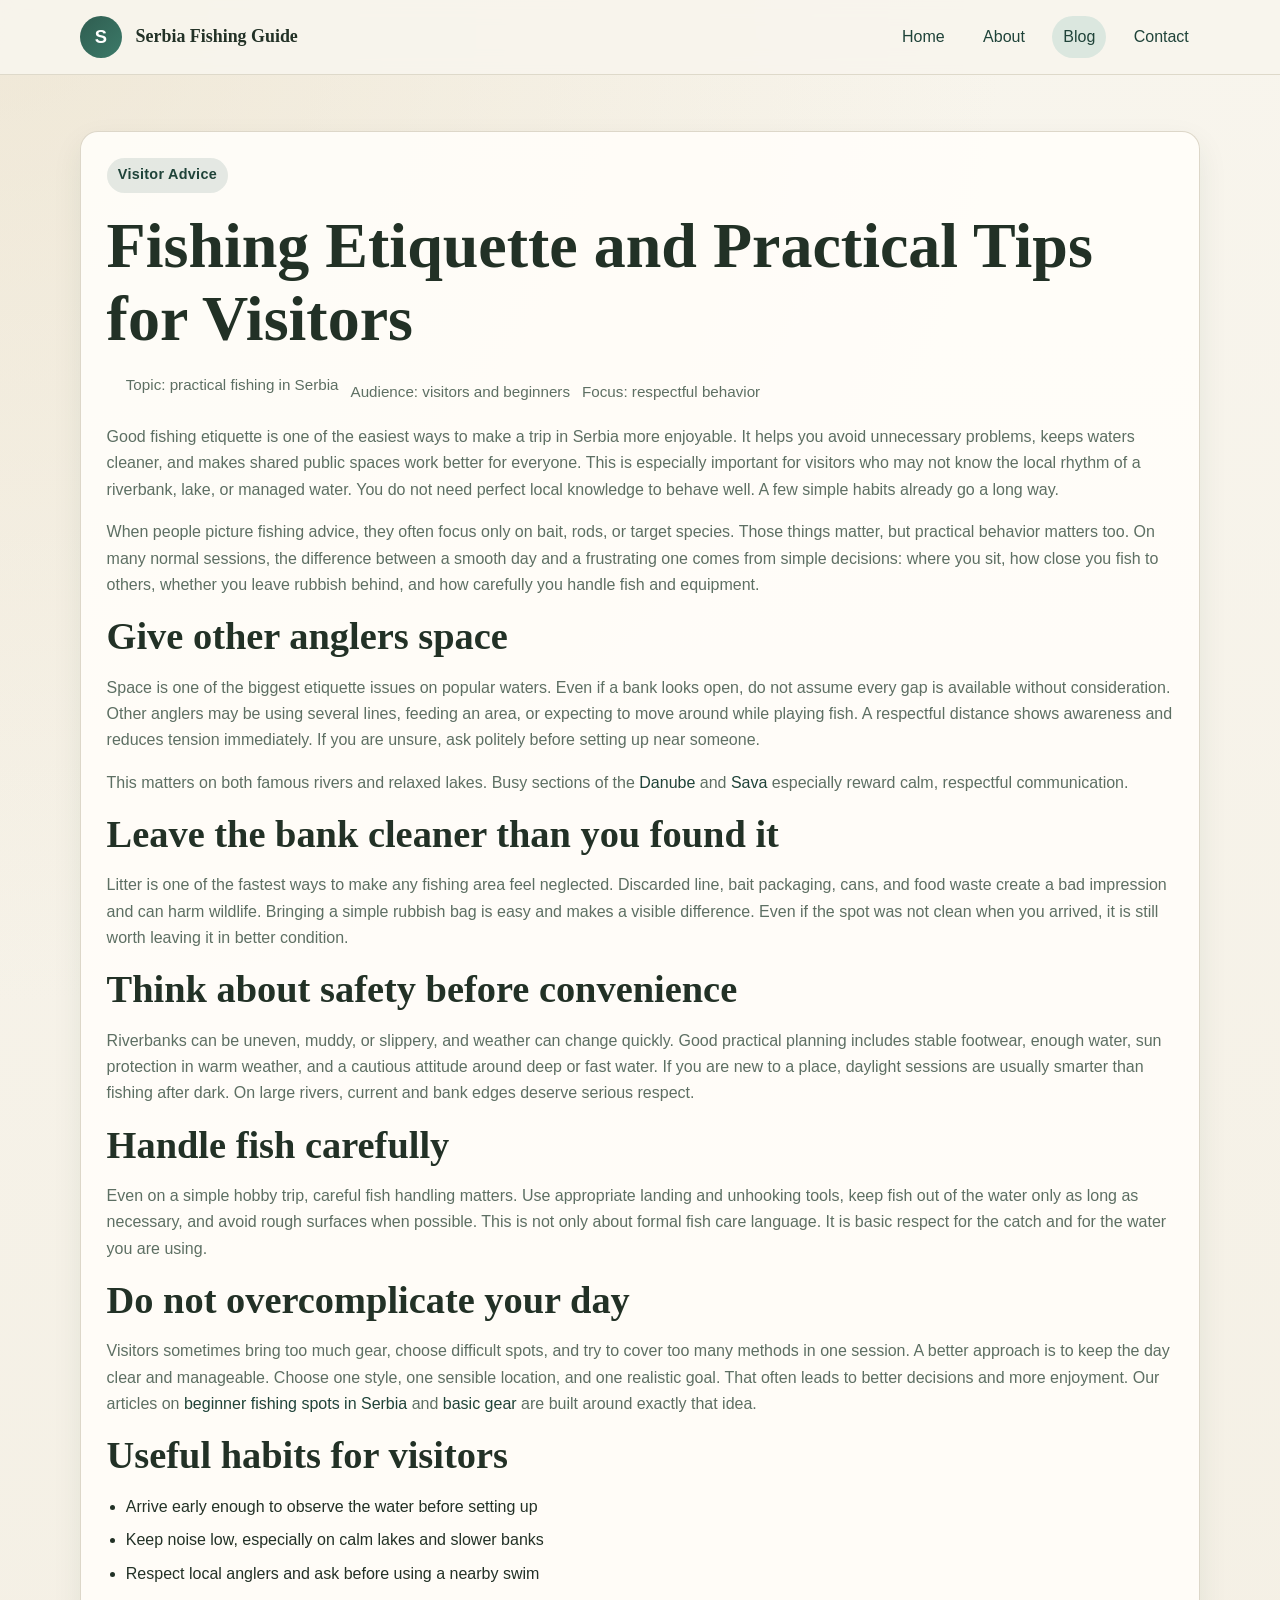
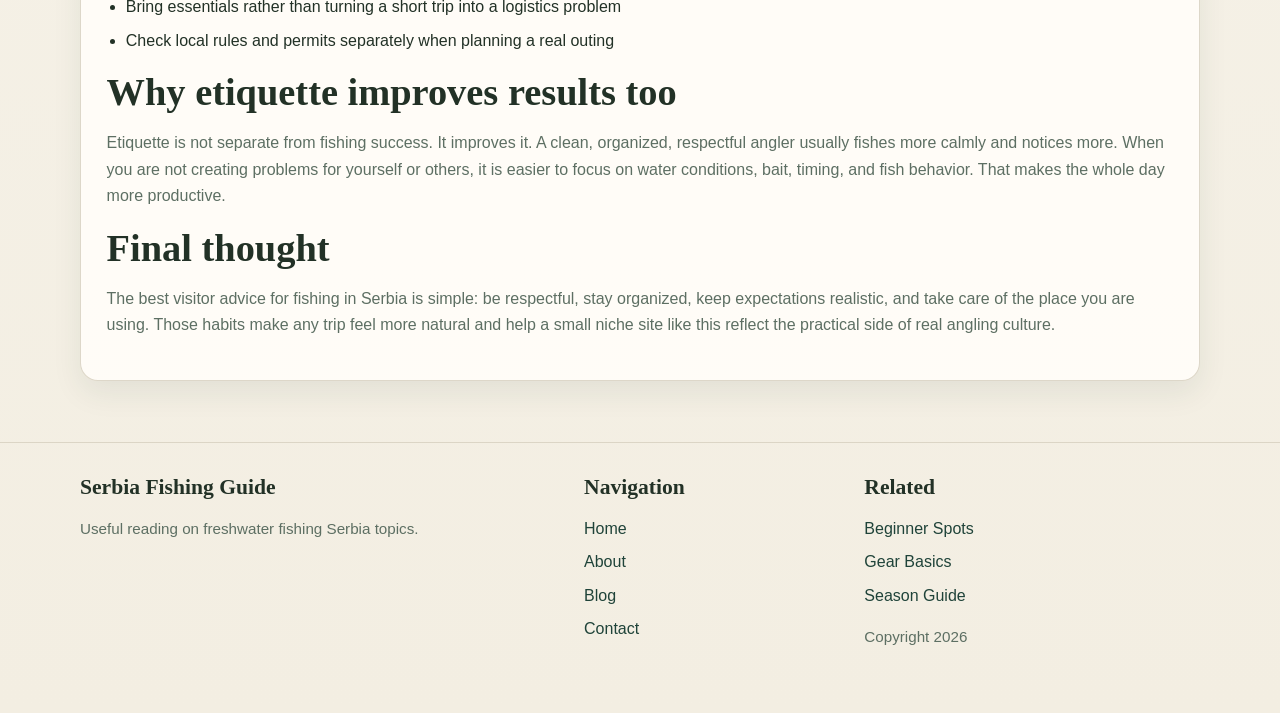
<file: blog/fishing-etiquette-practical-tips-serbia.html>
<!DOCTYPE html>
<html lang="en">
<head>
  <meta charset="UTF-8">
  <meta name="viewport" content="width=device-width, initial-scale=1.0">
  <title>Fishing Etiquette and Practical Tips for Visitors | Serbia Fishing Guide</title>
  <meta name="description" content="Read practical visitor advice and fishing etiquette tips for Serbia, including respectful bank behavior, safety, and simple habits for better trips.">
  <link rel="stylesheet" href="../assets/styles.css">
</head>
<body>
  <header class="site-header">
    <div class="container header-inner">
      <a class="brand" href="../index.html">
        <span class="brand-mark">S</span>
        <span class="brand-text">Serbia Fishing Guide</span>
      </a>
      <button class="menu-toggle" aria-expanded="false" aria-controls="main-nav">Menu</button>
      <nav class="main-nav" id="main-nav">
        <ul>
          <li><a href="../index.html">Home</a></li>
          <li><a href="../about.html">About</a></li>
          <li><a href="index.html" aria-current="page">Blog</a></li>
          <li><a href="../contact.html">Contact</a></li>
        </ul>
      </nav>
    </div>
  </header>

  <main class="page-hero">
    <div class="container">
      <article class="article-shell">
        <span class="eyebrow">Visitor Advice</span>
        <h1>Fishing Etiquette and Practical Tips for Visitors</h1>
        <ul class="article-meta">
          <li>Topic: practical fishing in Serbia</li>
          <li>Audience: visitors and beginners</li>
          <li>Focus: respectful behavior</li>
        </ul>
        <p>Good fishing etiquette is one of the easiest ways to make a trip in Serbia more enjoyable. It helps you avoid unnecessary problems, keeps waters cleaner, and makes shared public spaces work better for everyone. This is especially important for visitors who may not know the local rhythm of a riverbank, lake, or managed water. You do not need perfect local knowledge to behave well. A few simple habits already go a long way.</p>
        <p>When people picture fishing advice, they often focus only on bait, rods, or target species. Those things matter, but practical behavior matters too. On many normal sessions, the difference between a smooth day and a frustrating one comes from simple decisions: where you sit, how close you fish to others, whether you leave rubbish behind, and how carefully you handle fish and equipment.</p>

        <h2>Give other anglers space</h2>
        <p>Space is one of the biggest etiquette issues on popular waters. Even if a bank looks open, do not assume every gap is available without consideration. Other anglers may be using several lines, feeding an area, or expecting to move around while playing fish. A respectful distance shows awareness and reduces tension immediately. If you are unsure, ask politely before setting up near someone.</p>
        <p>This matters on both famous rivers and relaxed lakes. Busy sections of the <a href="danube-fishing-serbia.html">Danube</a> and <a href="sava-river-fishing-tips.html">Sava</a> especially reward calm, respectful communication.</p>

        <h2>Leave the bank cleaner than you found it</h2>
        <p>Litter is one of the fastest ways to make any fishing area feel neglected. Discarded line, bait packaging, cans, and food waste create a bad impression and can harm wildlife. Bringing a simple rubbish bag is easy and makes a visible difference. Even if the spot was not clean when you arrived, it is still worth leaving it in better condition.</p>

        <h2>Think about safety before convenience</h2>
        <p>Riverbanks can be uneven, muddy, or slippery, and weather can change quickly. Good practical planning includes stable footwear, enough water, sun protection in warm weather, and a cautious attitude around deep or fast water. If you are new to a place, daylight sessions are usually smarter than fishing after dark. On large rivers, current and bank edges deserve serious respect.</p>

        <h2>Handle fish carefully</h2>
        <p>Even on a simple hobby trip, careful fish handling matters. Use appropriate landing and unhooking tools, keep fish out of the water only as long as necessary, and avoid rough surfaces when possible. This is not only about formal fish care language. It is basic respect for the catch and for the water you are using.</p>

        <h2>Do not overcomplicate your day</h2>
        <p>Visitors sometimes bring too much gear, choose difficult spots, and try to cover too many methods in one session. A better approach is to keep the day clear and manageable. Choose one style, one sensible location, and one realistic goal. That often leads to better decisions and more enjoyment. Our articles on <a href="best-fishing-spots-serbia-beginners.html">beginner fishing spots in Serbia</a> and <a href="basic-river-fishing-gear-serbia.html">basic gear</a> are built around exactly that idea.</p>

        <h2>Useful habits for visitors</h2>
        <ul>
          <li>Arrive early enough to observe the water before setting up</li>
          <li>Keep noise low, especially on calm lakes and slower banks</li>
          <li>Respect local anglers and ask before using a nearby swim</li>
          <li>Bring essentials rather than turning a short trip into a logistics problem</li>
          <li>Check local rules and permits separately when planning a real outing</li>
        </ul>

        <h2>Why etiquette improves results too</h2>
        <p>Etiquette is not separate from fishing success. It improves it. A clean, organized, respectful angler usually fishes more calmly and notices more. When you are not creating problems for yourself or others, it is easier to focus on water conditions, bait, timing, and fish behavior. That makes the whole day more productive.</p>

        <h2>Final thought</h2>
        <p>The best visitor advice for fishing in Serbia is simple: be respectful, stay organized, keep expectations realistic, and take care of the place you are using. Those habits make any trip feel more natural and help a small niche site like this reflect the practical side of real angling culture.</p>
      </article>
    </div>
  </main>

  <footer class="site-footer">
    <div class="container footer-grid">
      <div><h3>Serbia Fishing Guide</h3><p class="small">Useful reading on freshwater fishing Serbia topics.</p></div>
      <div><h3>Navigation</h3><ul class="footer-nav"><li><a href="../index.html">Home</a></li><li><a href="../about.html">About</a></li><li><a href="index.html">Blog</a></li><li><a href="../contact.html">Contact</a></li></ul></div>
      <div><h3>Related</h3><ul class="footer-links"><li><a href="best-fishing-spots-serbia-beginners.html">Beginner Spots</a></li><li><a href="basic-river-fishing-gear-serbia.html">Gear Basics</a></li><li><a href="best-season-fishing-serbia.html">Season Guide</a></li></ul><p class="small">Copyright <span data-year></span></p></div>
    </div>
  </footer>

  <script src="../assets/script.js"></script>
</body>
</html>
</file>
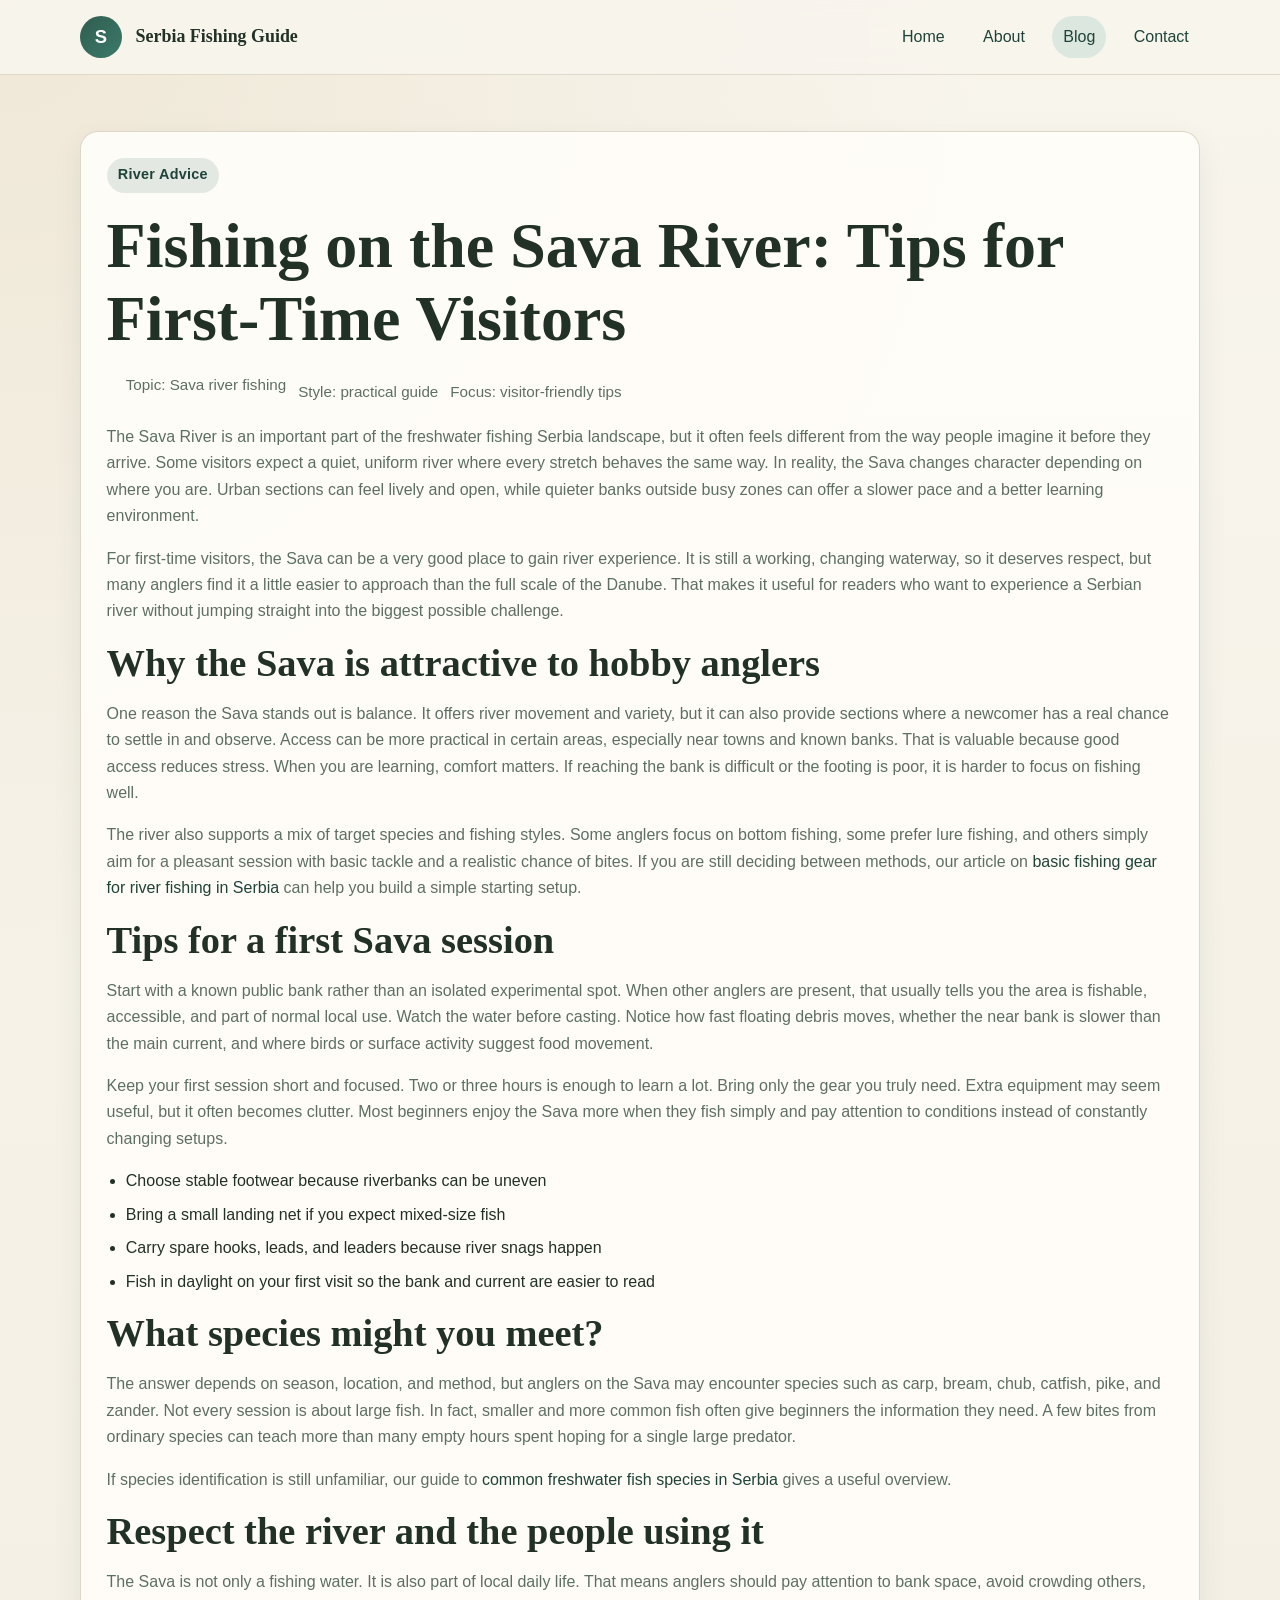
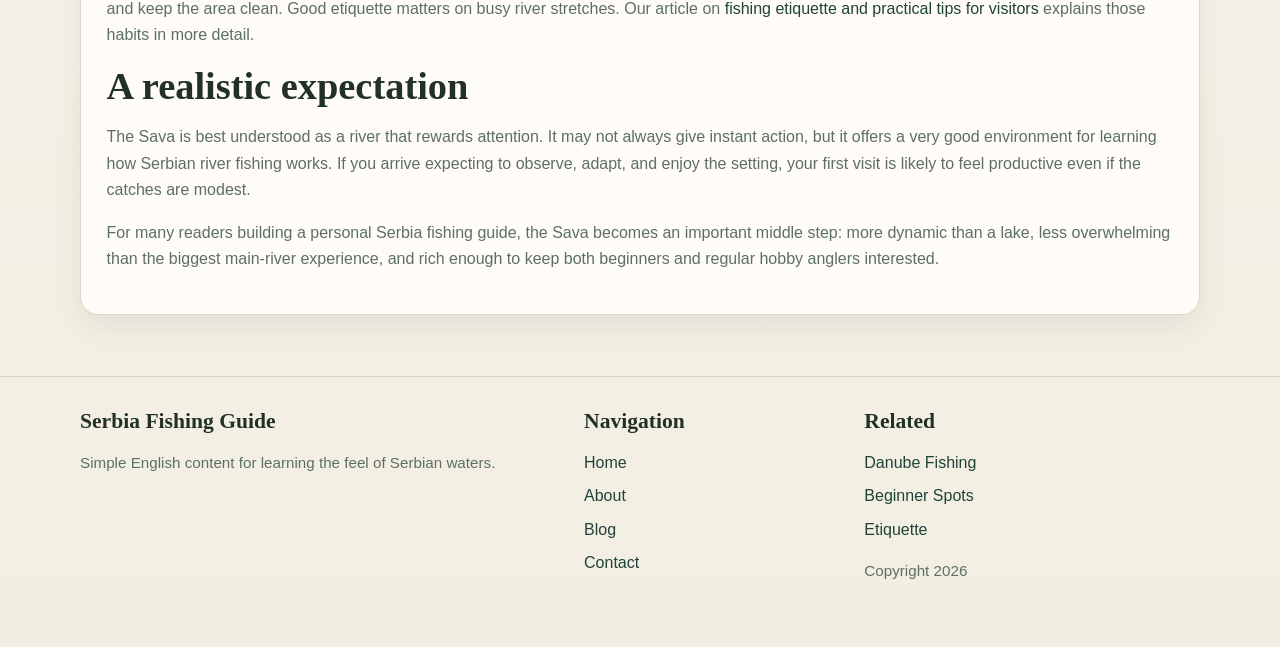
<file: blog/sava-river-fishing-tips.html>
<!DOCTYPE html>
<html lang="en">
<head>
  <meta charset="UTF-8">
  <meta name="viewport" content="width=device-width, initial-scale=1.0">
  <title>Fishing on the Sava River: Tips for First-Time Visitors | Serbia Fishing Guide</title>
  <meta name="description" content="Learn the basics of Sava river fishing in Serbia, including bank access, river behavior, beginner strategy, and practical first-trip tips.">
  <link rel="stylesheet" href="../assets/styles.css">
</head>
<body>
  <header class="site-header">
    <div class="container header-inner">
      <a class="brand" href="../index.html">
        <span class="brand-mark">S</span>
        <span class="brand-text">Serbia Fishing Guide</span>
      </a>
      <button class="menu-toggle" aria-expanded="false" aria-controls="main-nav">Menu</button>
      <nav class="main-nav" id="main-nav">
        <ul>
          <li><a href="../index.html">Home</a></li>
          <li><a href="../about.html">About</a></li>
          <li><a href="index.html" aria-current="page">Blog</a></li>
          <li><a href="../contact.html">Contact</a></li>
        </ul>
      </nav>
    </div>
  </header>

  <main class="page-hero">
    <div class="container">
      <article class="article-shell">
        <span class="eyebrow">River Advice</span>
        <h1>Fishing on the Sava River: Tips for First-Time Visitors</h1>
        <ul class="article-meta">
          <li>Topic: Sava river fishing</li>
          <li>Style: practical guide</li>
          <li>Focus: visitor-friendly tips</li>
        </ul>
        <p>The Sava River is an important part of the freshwater fishing Serbia landscape, but it often feels different from the way people imagine it before they arrive. Some visitors expect a quiet, uniform river where every stretch behaves the same way. In reality, the Sava changes character depending on where you are. Urban sections can feel lively and open, while quieter banks outside busy zones can offer a slower pace and a better learning environment.</p>
        <p>For first-time visitors, the Sava can be a very good place to gain river experience. It is still a working, changing waterway, so it deserves respect, but many anglers find it a little easier to approach than the full scale of the Danube. That makes it useful for readers who want to experience a Serbian river without jumping straight into the biggest possible challenge.</p>

        <h2>Why the Sava is attractive to hobby anglers</h2>
        <p>One reason the Sava stands out is balance. It offers river movement and variety, but it can also provide sections where a newcomer has a real chance to settle in and observe. Access can be more practical in certain areas, especially near towns and known banks. That is valuable because good access reduces stress. When you are learning, comfort matters. If reaching the bank is difficult or the footing is poor, it is harder to focus on fishing well.</p>
        <p>The river also supports a mix of target species and fishing styles. Some anglers focus on bottom fishing, some prefer lure fishing, and others simply aim for a pleasant session with basic tackle and a realistic chance of bites. If you are still deciding between methods, our article on <a href="basic-river-fishing-gear-serbia.html">basic fishing gear for river fishing in Serbia</a> can help you build a simple starting setup.</p>

        <h2>Tips for a first Sava session</h2>
        <p>Start with a known public bank rather than an isolated experimental spot. When other anglers are present, that usually tells you the area is fishable, accessible, and part of normal local use. Watch the water before casting. Notice how fast floating debris moves, whether the near bank is slower than the main current, and where birds or surface activity suggest food movement.</p>
        <p>Keep your first session short and focused. Two or three hours is enough to learn a lot. Bring only the gear you truly need. Extra equipment may seem useful, but it often becomes clutter. Most beginners enjoy the Sava more when they fish simply and pay attention to conditions instead of constantly changing setups.</p>
        <ul>
          <li>Choose stable footwear because riverbanks can be uneven</li>
          <li>Bring a small landing net if you expect mixed-size fish</li>
          <li>Carry spare hooks, leads, and leaders because river snags happen</li>
          <li>Fish in daylight on your first visit so the bank and current are easier to read</li>
        </ul>

        <h2>What species might you meet?</h2>
        <p>The answer depends on season, location, and method, but anglers on the Sava may encounter species such as carp, bream, chub, catfish, pike, and zander. Not every session is about large fish. In fact, smaller and more common fish often give beginners the information they need. A few bites from ordinary species can teach more than many empty hours spent hoping for a single large predator.</p>
        <p>If species identification is still unfamiliar, our guide to <a href="common-freshwater-fish-serbia.html">common freshwater fish species in Serbia</a> gives a useful overview.</p>

        <h2>Respect the river and the people using it</h2>
        <p>The Sava is not only a fishing water. It is also part of local daily life. That means anglers should pay attention to bank space, avoid crowding others, and keep the area clean. Good etiquette matters on busy river stretches. Our article on <a href="fishing-etiquette-practical-tips-serbia.html">fishing etiquette and practical tips for visitors</a> explains those habits in more detail.</p>

        <h2>A realistic expectation</h2>
        <p>The Sava is best understood as a river that rewards attention. It may not always give instant action, but it offers a very good environment for learning how Serbian river fishing works. If you arrive expecting to observe, adapt, and enjoy the setting, your first visit is likely to feel productive even if the catches are modest.</p>
        <p>For many readers building a personal Serbia fishing guide, the Sava becomes an important middle step: more dynamic than a lake, less overwhelming than the biggest main-river experience, and rich enough to keep both beginners and regular hobby anglers interested.</p>
      </article>
    </div>
  </main>

  <footer class="site-footer">
    <div class="container footer-grid">
      <div><h3>Serbia Fishing Guide</h3><p class="small">Simple English content for learning the feel of Serbian waters.</p></div>
      <div><h3>Navigation</h3><ul class="footer-nav"><li><a href="../index.html">Home</a></li><li><a href="../about.html">About</a></li><li><a href="index.html">Blog</a></li><li><a href="../contact.html">Contact</a></li></ul></div>
      <div><h3>Related</h3><ul class="footer-links"><li><a href="danube-fishing-serbia.html">Danube Fishing</a></li><li><a href="best-fishing-spots-serbia-beginners.html">Beginner Spots</a></li><li><a href="fishing-etiquette-practical-tips-serbia.html">Etiquette</a></li></ul><p class="small">Copyright <span data-year></span></p></div>
    </div>
  </footer>

  <script src="../assets/script.js"></script>
</body>
</html>
</file>
<file: assets/styles.css>
:root {
  --bg: #f5f1e7;
  --bg-soft: #faf7f0;
  --surface: #fffdf9;
  --text: #223126;
  --muted: #5d6f63;
  --line: #d9d2c2;
  --accent: #2f5d50;
  --accent-strong: #1f4339;
  --accent-soft: #dbe7df;
  --sand: #e5d8bc;
  --shadow: 0 12px 30px rgba(31, 67, 57, 0.08);
  --radius: 18px;
  --max: 1120px;
}

*,
*::before,
*::after {
  box-sizing: border-box;
}

html {
  scroll-behavior: smooth;
}

body {
  margin: 0;
  font-family: "Trebuchet MS", "Segoe UI", sans-serif;
  color: var(--text);
  background:
    radial-gradient(circle at top left, rgba(229, 216, 188, 0.45), transparent 38%),
    linear-gradient(180deg, #f8f5ed 0%, #f3eee2 100%);
  line-height: 1.65;
}

a {
  color: var(--accent-strong);
  text-decoration: none;
}

a:hover,
a:focus {
  text-decoration: underline;
}

a:focus-visible,
button:focus-visible,
input:focus-visible,
textarea:focus-visible {
  outline: 3px solid rgba(47, 93, 80, 0.28);
  outline-offset: 3px;
}

img {
  max-width: 100%;
}

.container {
  width: min(calc(100% - 2rem), var(--max));
  margin: 0 auto;
}

.site-header {
  position: sticky;
  top: 0;
  z-index: 10;
  background: rgba(248, 245, 237, 0.92);
  border-bottom: 1px solid rgba(217, 210, 194, 0.8);
  backdrop-filter: blur(10px);
}

.header-inner {
  display: flex;
  align-items: center;
  justify-content: space-between;
  gap: 1rem;
  min-height: 74px;
}

.brand {
  display: flex;
  align-items: center;
  gap: 0.85rem;
  font-weight: 700;
  color: var(--text);
}

.brand-mark {
  width: 42px;
  height: 42px;
  display: grid;
  place-items: center;
  border-radius: 50%;
  background: linear-gradient(135deg, var(--accent) 0%, #3c7a69 100%);
  color: white;
  font-size: 1.15rem;
}

.brand-text {
  font-family: Georgia, "Times New Roman", serif;
  font-size: 1.12rem;
}

.menu-toggle {
  display: none;
  border: 1px solid var(--line);
  background: var(--surface);
  color: var(--text);
  border-radius: 999px;
  padding: 0.55rem 0.85rem;
  font: inherit;
}

.main-nav ul {
  display: flex;
  align-items: center;
  gap: 1rem;
  list-style: none;
  padding: 0;
  margin: 0;
}

.main-nav a {
  display: inline-block;
  padding: 0.5rem 0.7rem;
  border-radius: 999px;
}

.main-nav a:hover,
.main-nav a:focus,
.main-nav a[aria-current="page"] {
  background: var(--accent-soft);
  text-decoration: none;
}

.hero {
  padding: 5rem 0 3rem;
}

.hero-grid {
  display: grid;
  grid-template-columns: 1.3fr 0.9fr;
  gap: 2rem;
  align-items: center;
}

.eyebrow {
  display: inline-block;
  margin-bottom: 1rem;
  padding: 0.35rem 0.7rem;
  border-radius: 999px;
  background: rgba(47, 93, 80, 0.12);
  color: var(--accent-strong);
  font-size: 0.9rem;
  font-weight: 700;
  letter-spacing: 0.02em;
}

h1,
h2,
h3 {
  font-family: Georgia, "Times New Roman", serif;
  line-height: 1.15;
  margin: 0 0 1rem;
}

h1 {
  font-size: clamp(2.5rem, 5vw, 4.4rem);
}

h2 {
  font-size: clamp(1.7rem, 3vw, 2.5rem);
}

h3 {
  font-size: 1.35rem;
}

.hero p,
.lead {
  font-size: 1.06rem;
  color: var(--muted);
}

.button-row {
  display: flex;
  flex-wrap: wrap;
  gap: 0.85rem;
  margin-top: 1.5rem;
}

.button,
button[type="submit"] {
  display: inline-block;
  border: 0;
  border-radius: 999px;
  padding: 0.9rem 1.2rem;
  background: var(--accent);
  color: white;
  font-weight: 700;
  cursor: pointer;
  box-shadow: var(--shadow);
}

.button.secondary {
  background: transparent;
  color: var(--accent-strong);
  border: 1px solid rgba(47, 93, 80, 0.22);
  box-shadow: none;
}

.button:hover,
button[type="submit"]:hover {
  text-decoration: none;
  background: var(--accent-strong);
}

.button.secondary:hover {
  background: var(--accent-soft);
}

.hero-card,
.card,
.feature-panel,
.article-shell,
.contact-box {
  background: rgba(255, 253, 249, 0.92);
  border: 1px solid rgba(217, 210, 194, 0.88);
  border-radius: var(--radius);
  box-shadow: var(--shadow);
}

.hero-card {
  padding: 1.5rem;
}

.hero-card .mini-map {
  min-height: 340px;
  padding: 1.5rem;
  border-radius: calc(var(--radius) - 4px);
  background:
    linear-gradient(135deg, rgba(28, 56, 48, 0.96), rgba(45, 88, 77, 0.94)),
    linear-gradient(180deg, rgba(255, 255, 255, 0.16), transparent 55%);
  color: white;
}

.hero-card .mini-map h2,
.hero-card .mini-map strong,
.hero-card .mini-map li {
  color: #ffffff;
}

.hero-card .mini-map .mini-map-copy {
  color: rgba(255, 255, 255, 0.96);
  font-size: 1.04rem;
  line-height: 1.75;
}

.hero-card .mini-map .stats li,
.hero-card .mini-map .tag-list li {
  border: 1px solid rgba(255, 255, 255, 0.16);
}

.tag-list,
.stats,
.spot-list,
.species-list,
.article-links {
  display: flex;
  flex-wrap: wrap;
  gap: 0.75rem;
  padding: 0;
  list-style: none;
}

.tag-list li,
.species-list li,
.article-links li {
  padding: 0.45rem 0.7rem;
  border-radius: 999px;
  background: rgba(255, 255, 255, 0.15);
}

.stats li {
  flex: 1 1 130px;
  padding: 0.9rem;
  border-radius: 14px;
  background: rgba(255, 255, 255, 0.12);
}

.stats strong {
  display: block;
  font-size: 1.4rem;
  color: white;
}

.section {
  padding: 2.5rem 0;
}

.section-header {
  display: flex;
  align-items: end;
  justify-content: space-between;
  gap: 1rem;
  margin-bottom: 1.2rem;
}

.grid {
  display: grid;
  gap: 1.2rem;
}

.grid.three {
  grid-template-columns: repeat(3, minmax(0, 1fr));
}

.grid.two {
  grid-template-columns: repeat(2, minmax(0, 1fr));
}

.card {
  padding: 1.35rem;
}

.card p,
.article-shell p,
.contact-box p {
  color: var(--muted);
}

.spot-list li,
.species-list li {
  background: var(--bg-soft);
  border: 1px solid var(--line);
}

.spot-list strong,
.species-list strong {
  display: block;
  color: var(--text);
}

.feature-panel {
  padding: 1.5rem;
}

.feature-panel ul {
  margin: 0;
  padding-left: 1.1rem;
}

.feature-panel li + li,
.article-shell li + li {
  margin-top: 0.45rem;
}

.page-hero {
  padding: 3.5rem 0 1.8rem;
}

.demo-strip {
  padding: 0.85rem 0;
  background: rgba(47, 93, 80, 0.1);
  border-bottom: 1px solid rgba(47, 93, 80, 0.12);
}

.demo-strip p {
  margin: 0;
  color: var(--accent-strong);
  font-size: 0.95rem;
}

.article-shell,
.contact-box {
  padding: 1.6rem;
}

.article-meta {
  display: flex;
  flex-wrap: wrap;
  gap: 0.75rem;
  margin: 0 0 1.25rem;
  padding: 0;
  list-style: none;
  color: var(--muted);
  font-size: 0.95rem;
}

.article-shell ul,
.article-shell ol {
  padding-left: 1.2rem;
}

.contact-grid {
  display: grid;
  gap: 1.2rem;
  grid-template-columns: 1.1fr 0.9fr;
}

label {
  display: block;
  margin-bottom: 0.35rem;
  font-weight: 700;
}

input,
textarea {
  width: 100%;
  padding: 0.85rem 1rem;
  border: 1px solid var(--line);
  border-radius: 14px;
  font: inherit;
  background: white;
}

input:focus,
textarea:focus {
  border-color: rgba(47, 93, 80, 0.45);
}

textarea {
  min-height: 170px;
  resize: vertical;
}

.field {
  margin-bottom: 1rem;
}

.notice {
  margin-top: 1rem;
  padding: 0.85rem 1rem;
  border-radius: 14px;
  background: var(--accent-soft);
  color: var(--accent-strong);
}

.site-footer {
  margin-top: 2rem;
  padding: 2rem 0 3rem;
  border-top: 1px solid rgba(217, 210, 194, 0.88);
}

.footer-grid {
  display: grid;
  grid-template-columns: 1.3fr 0.7fr 0.9fr;
  gap: 1.2rem;
}

.footer-nav,
.footer-links {
  list-style: none;
  padding: 0;
  margin: 0;
}

.footer-nav li,
.footer-links li {
  margin-bottom: 0.45rem;
}

.small {
  font-size: 0.95rem;
  color: var(--muted);
}

.article-list {
  display: grid;
  gap: 1rem;
}

.article-list .card h3 {
  margin-bottom: 0.5rem;
}

@media (max-width: 860px) {
  .hero-grid,
  .contact-grid,
  .grid.two,
  .grid.three,
  .footer-grid {
    grid-template-columns: 1fr;
  }

  .menu-toggle {
    display: inline-block;
  }

  .main-nav {
    position: absolute;
    left: 1rem;
    right: 1rem;
    top: calc(100% + 0.6rem);
    display: none;
    padding: 0.8rem;
    border-radius: 18px;
    background: rgba(255, 253, 249, 0.98);
    border: 1px solid var(--line);
    box-shadow: var(--shadow);
  }

  .main-nav.open {
    display: block;
  }

  .main-nav ul {
    flex-direction: column;
    align-items: stretch;
  }
}
</file>
